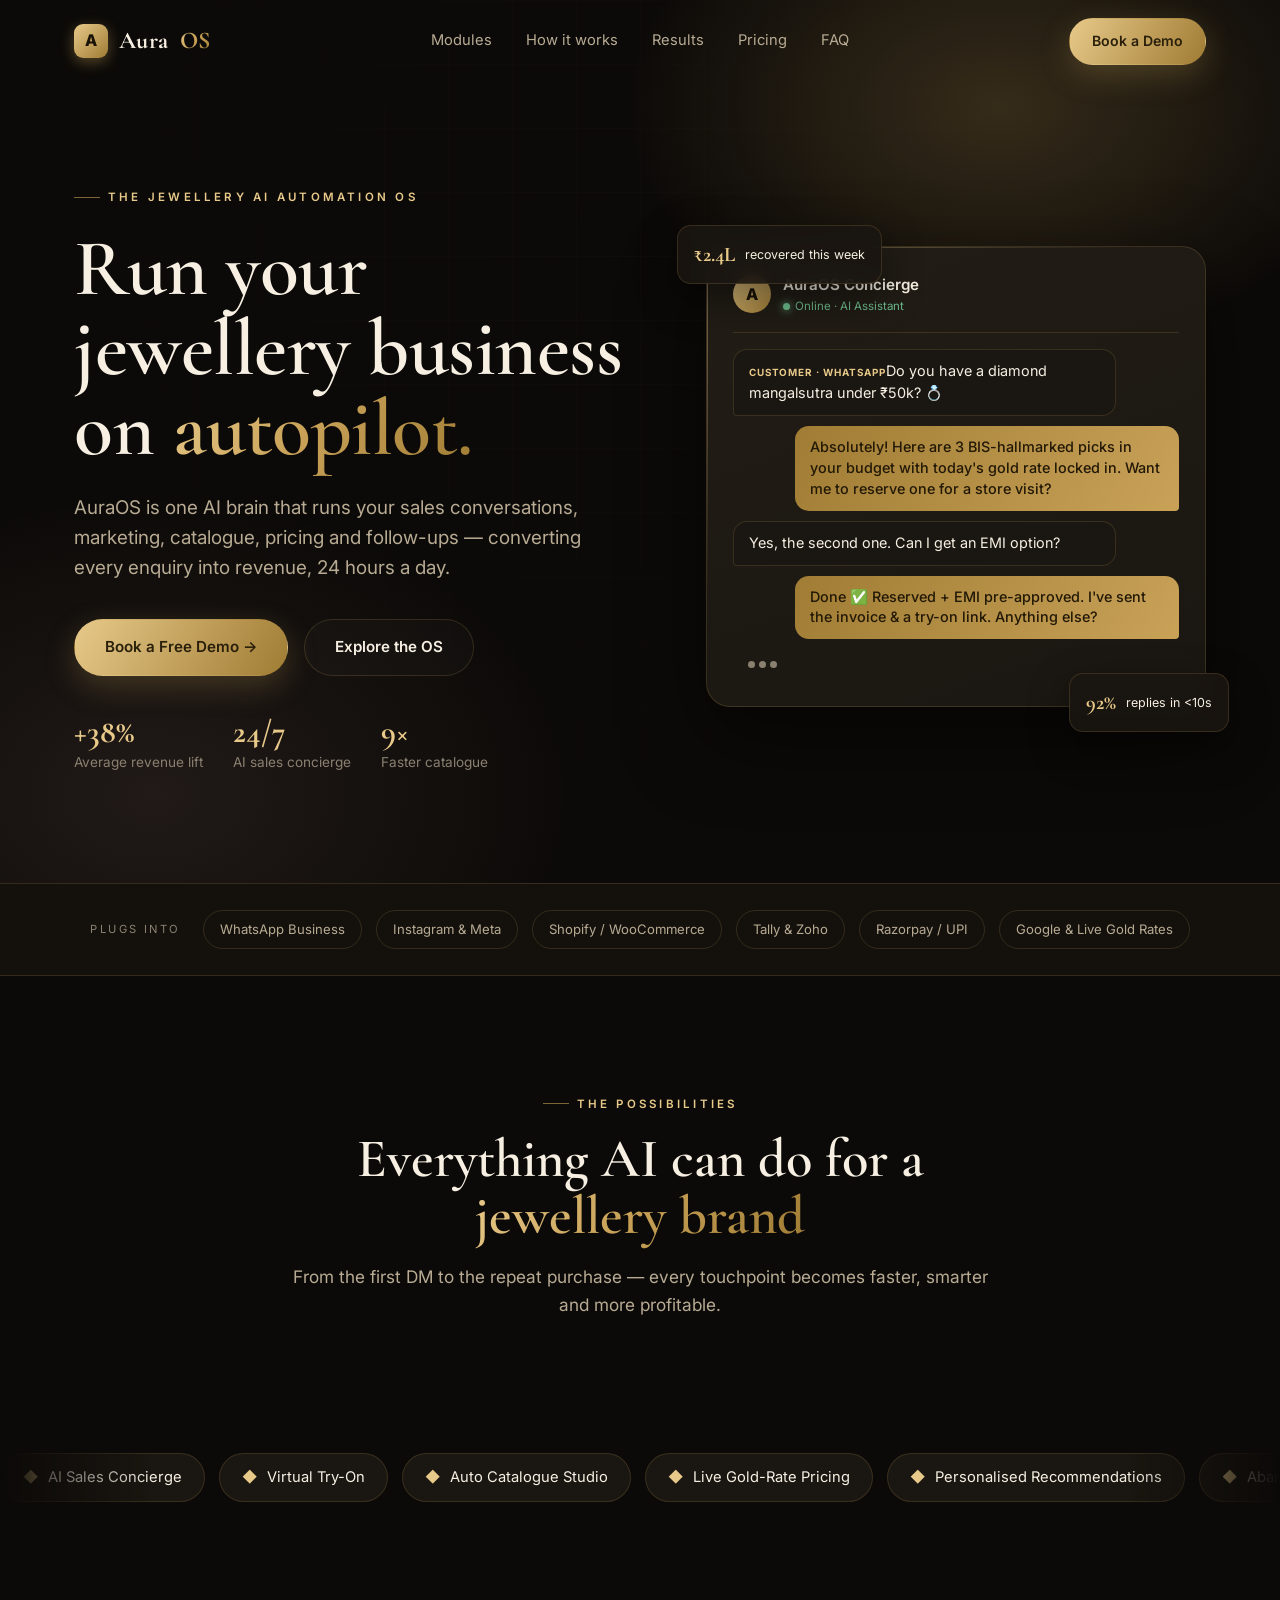
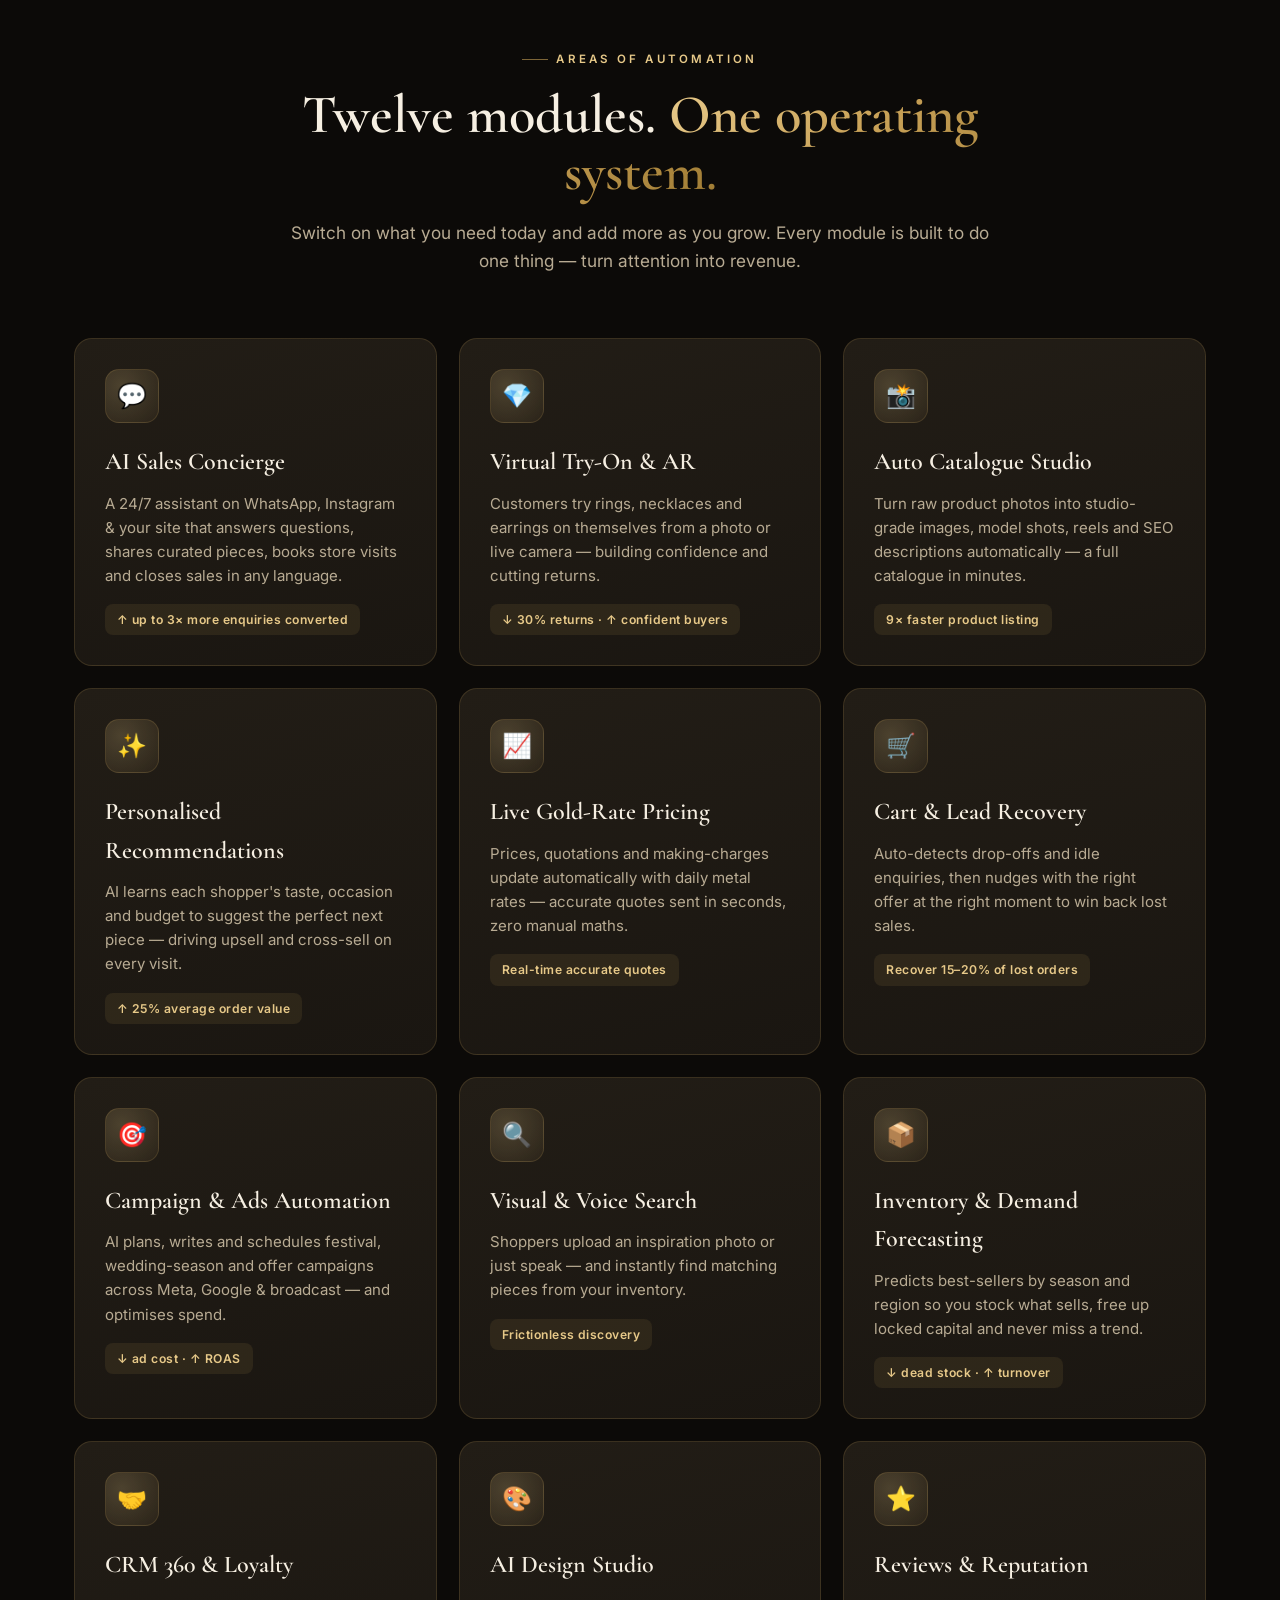
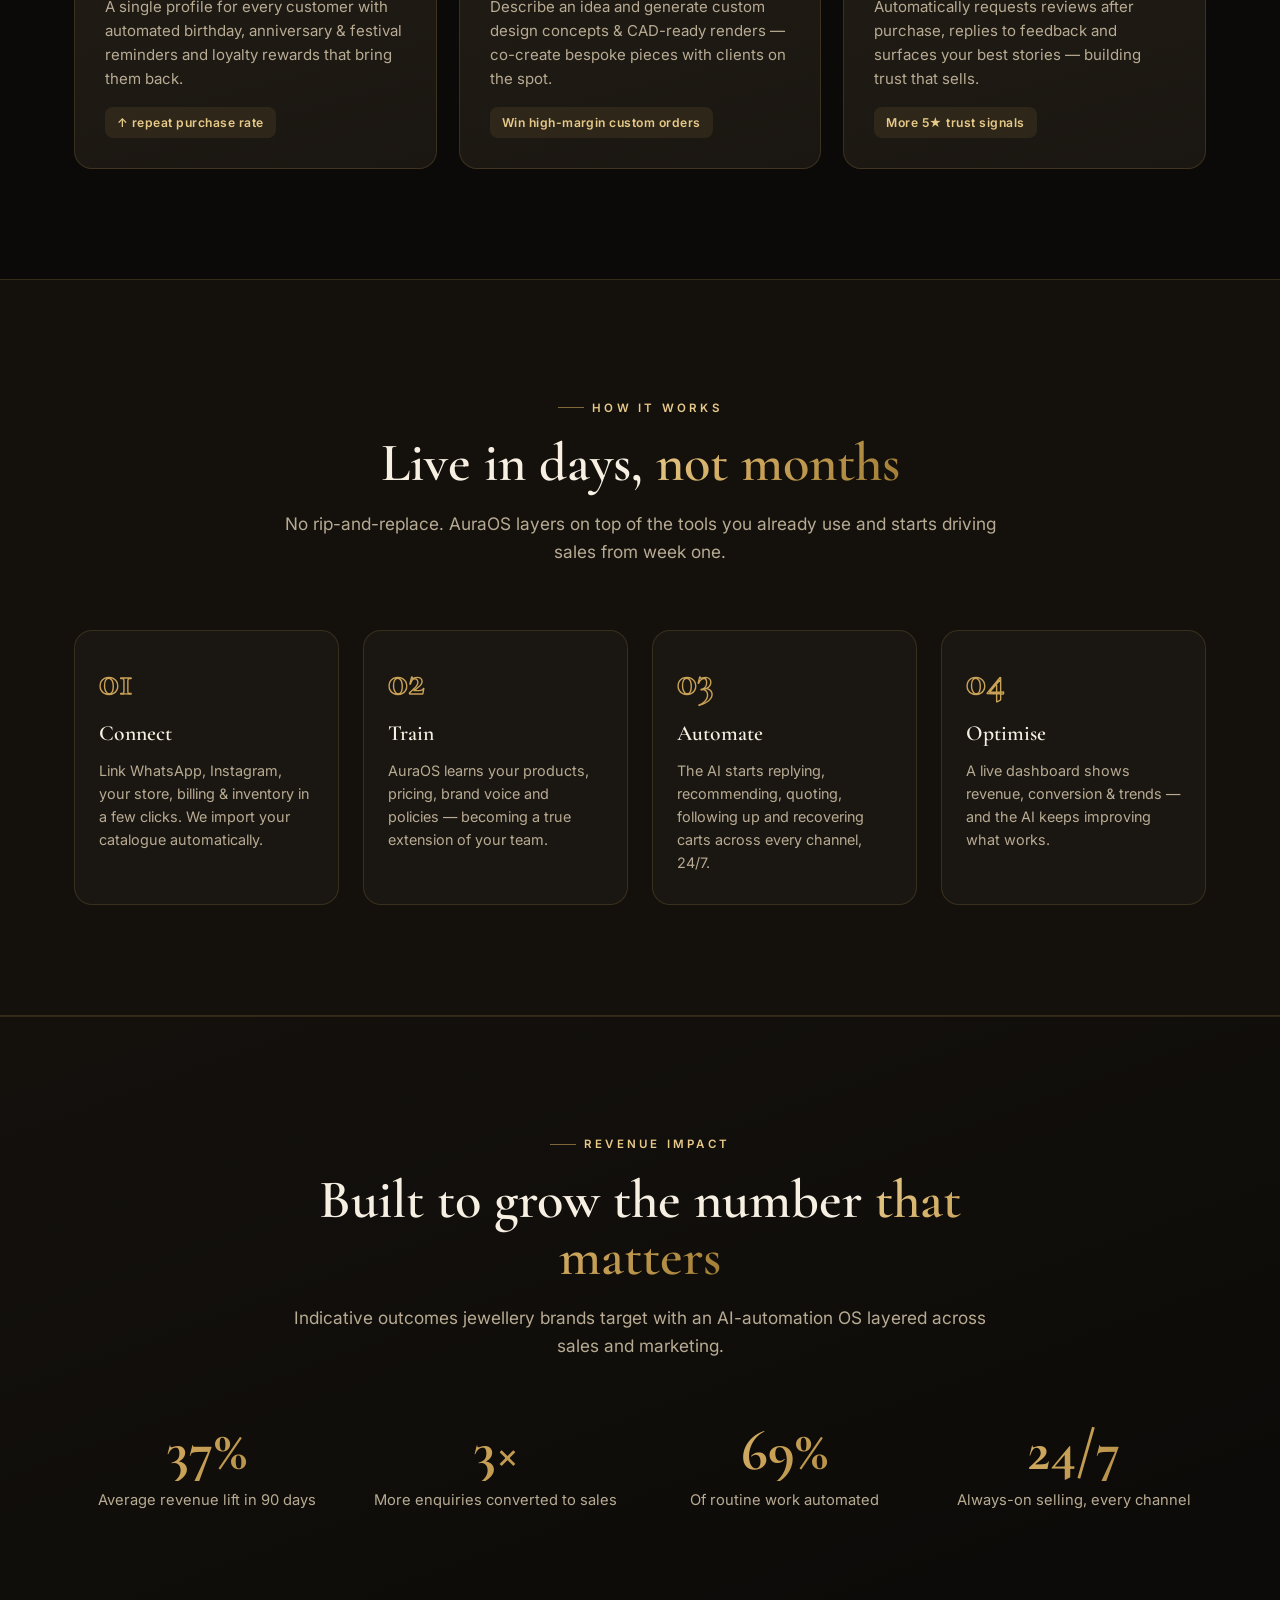
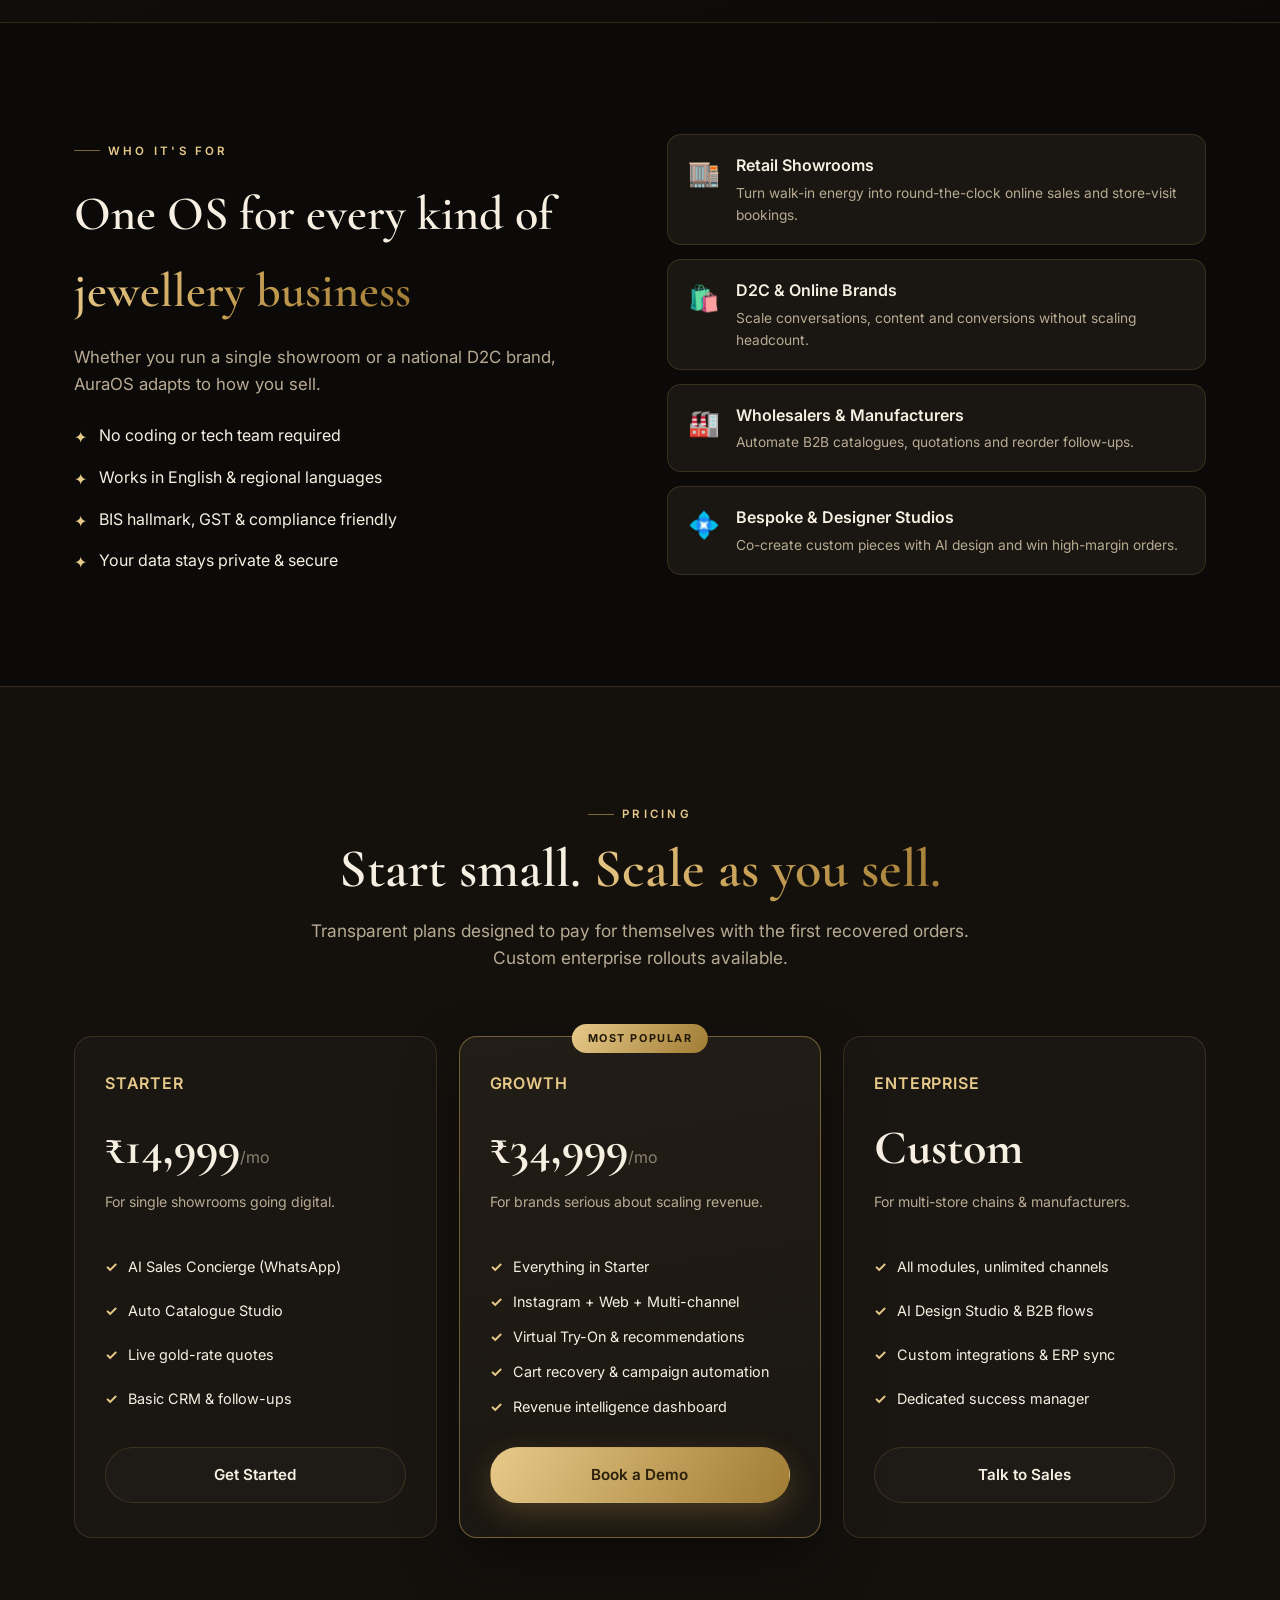
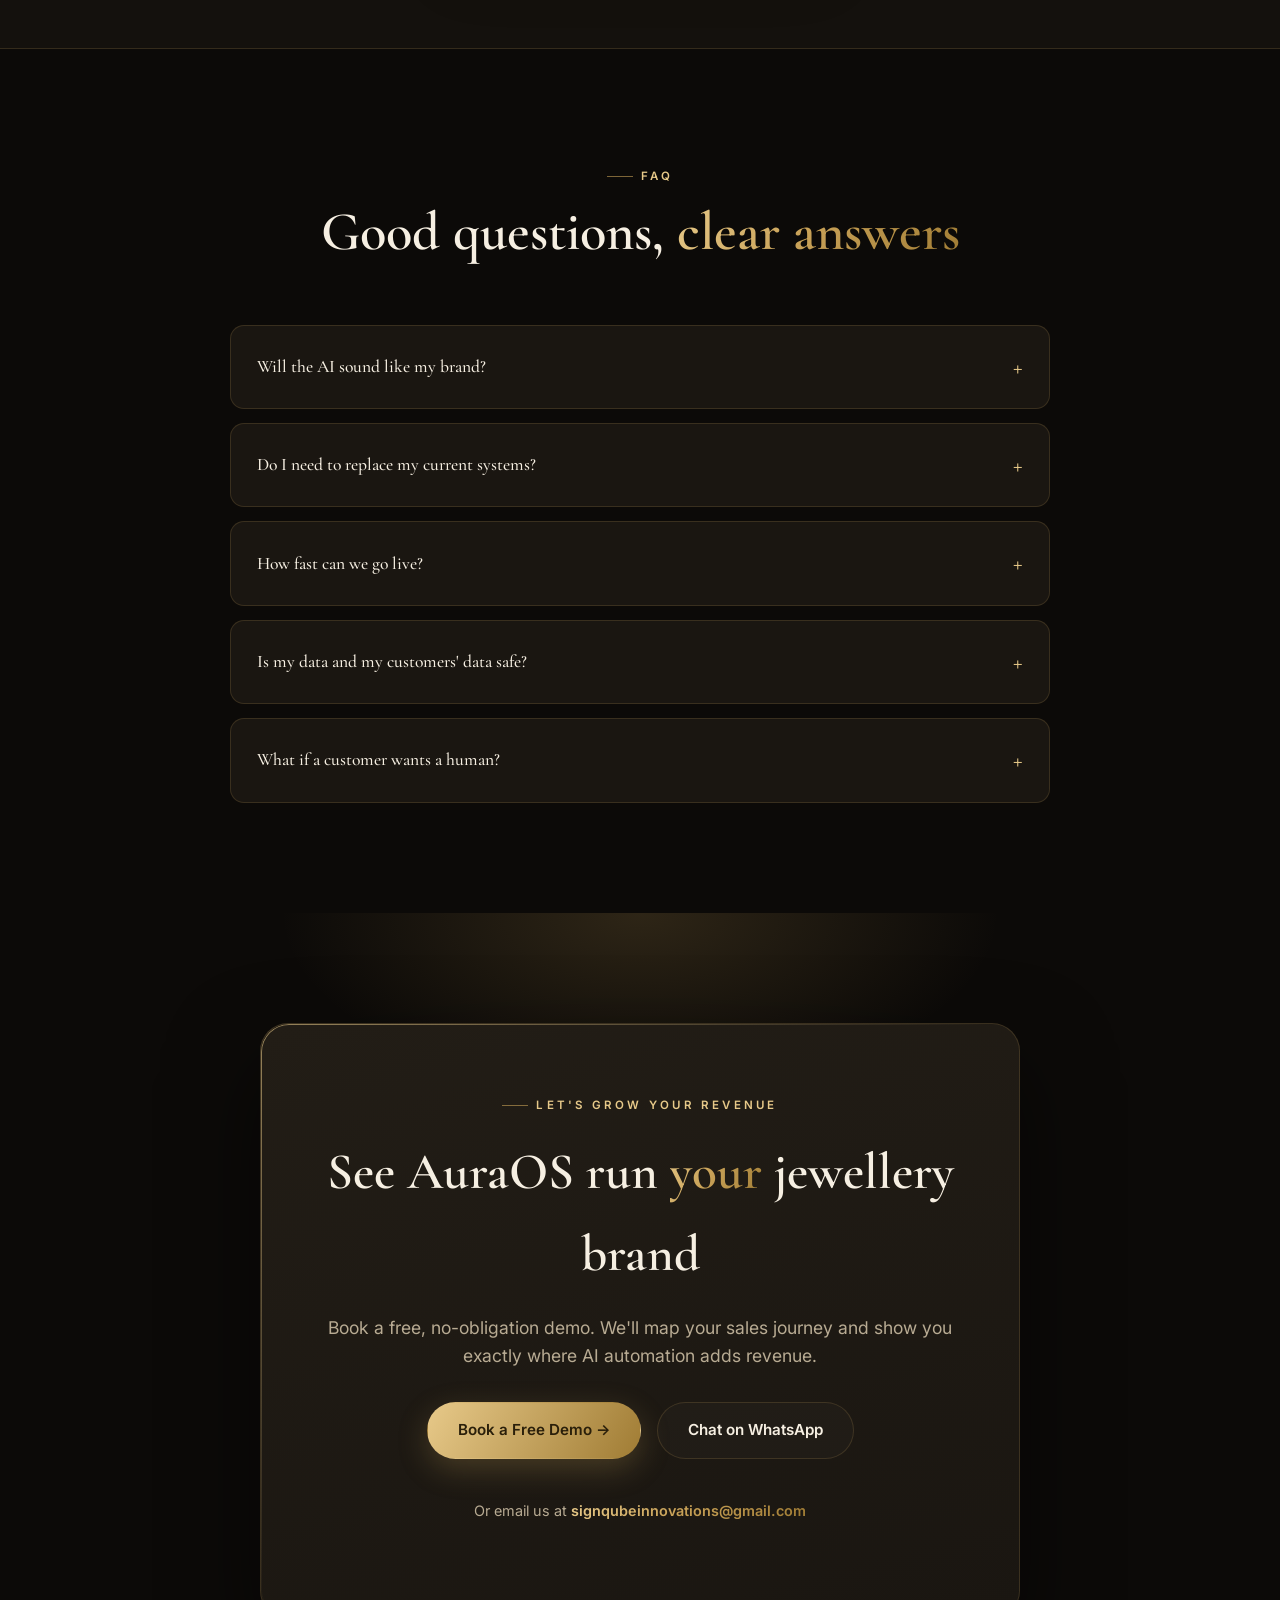
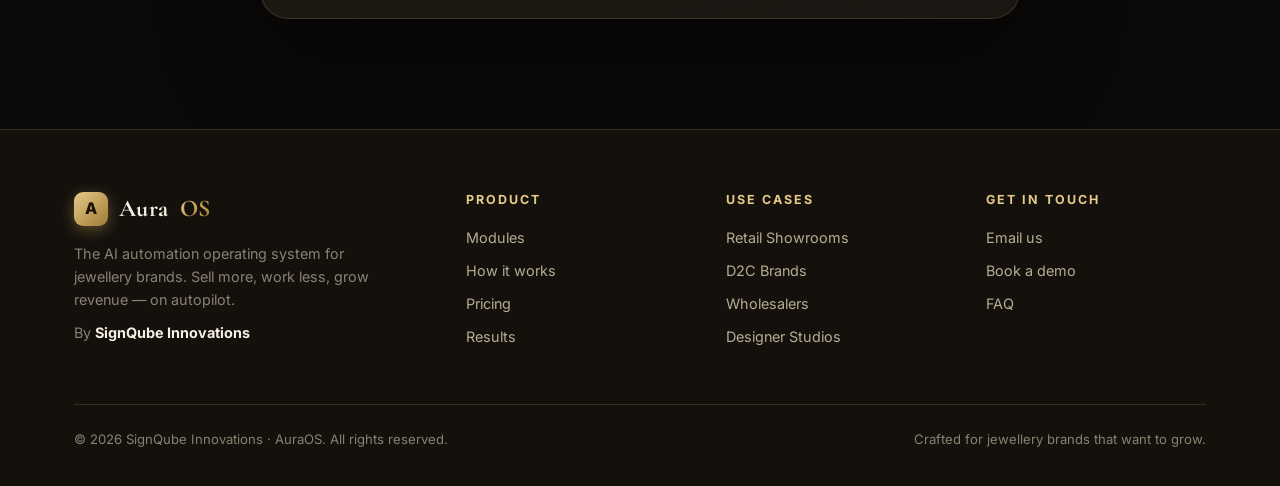
<file: jewelry-ai-os/index.html>
<!DOCTYPE html>
<html lang="en">
<head>
  <meta charset="UTF-8" />
  <meta name="viewport" content="width=device-width, initial-scale=1.0" />
  <title>AuraOS — Jewellery AI Automation OS | Sell More, Work Less</title>
  <meta name="description" content="AuraOS is the AI automation operating system built for jewellery brands. Automate sales, marketing, catalogues, try-on, pricing and inventory to grow revenue 24/7." />
  <meta name="theme-color" content="#0c0a08" />
  <meta property="og:title" content="AuraOS — The Jewellery AI Automation OS" />
  <meta property="og:description" content="One AI brain that runs your jewellery sales, marketing, catalogue and operations — so you grow revenue while you sleep." />
  <meta property="og:type" content="website" />
  <link rel="preconnect" href="https://fonts.googleapis.com" />
  <link rel="preconnect" href="https://fonts.gstatic.com" crossorigin />
  <link href="https://fonts.googleapis.com/css2?family=Cormorant+Garamond:ital,wght@0,400;0,500;0,600;0,700;1,400&family=Inter:wght@300;400;500;600;700&display=swap" rel="stylesheet" />
  <style>
    *, *::before, *::after { box-sizing: border-box; margin: 0; padding: 0; }

    :root {
      --bg:        #0c0a08;
      --bg-2:      #14110d;
      --panel:     #1a1611;
      --panel-2:   #221d16;
      --line:      rgba(201, 162, 88, 0.18);
      --gold:      #c9a258;
      --gold-lt:   #e7c989;
      --gold-deep: #a07c34;
      --champ:     #f4e3c1;
      --cream:     #f6efe2;
      --muted:     #b8ab93;
      --soft:      #8a8070;
      --rose:      #d8a7a0;
      --white:     #ffffff;
      --radius:    18px;
      --maxw:      1180px;
    }

    html { scroll-behavior: smooth; }

    body {
      font-family: 'Inter', system-ui, sans-serif;
      color: var(--cream);
      background: var(--bg);
      overflow-x: hidden;
      line-height: 1.6;
      -webkit-font-smoothing: antialiased;
    }

    h1, h2, h3, .serif { font-family: 'Cormorant Garamond', serif; }

    a { color: inherit; text-decoration: none; }
    img { max-width: 100%; display: block; }

    .wrap { max-width: var(--maxw); margin: 0 auto; padding: 0 24px; }

    .gold-text {
      background: linear-gradient(120deg, var(--gold-lt), var(--gold) 45%, var(--gold-deep));
      -webkit-background-clip: text; background-clip: text;
      -webkit-text-fill-color: transparent;
    }

    .eyebrow {
      display: inline-flex; align-items: center; gap: 8px;
      font-size: 0.72rem; letter-spacing: 0.28em; text-transform: uppercase;
      color: var(--gold-lt); font-weight: 600;
    }
    .eyebrow::before { content: ""; width: 26px; height: 1px; background: var(--gold); opacity: 0.6; }

    .btn {
      display: inline-flex; align-items: center; gap: 10px;
      padding: 15px 30px; border-radius: 100px; font-weight: 600;
      font-size: 0.95rem; cursor: pointer; border: 1px solid transparent;
      transition: transform .25s ease, box-shadow .25s ease, background .25s ease;
      white-space: nowrap;
    }
    .btn-gold {
      background: linear-gradient(120deg, var(--gold-lt), var(--gold-deep));
      color: #2a1f0a; box-shadow: 0 10px 30px rgba(201,162,88,.25);
    }
    .btn-gold:hover { transform: translateY(-3px); box-shadow: 0 16px 40px rgba(201,162,88,.4); }
    .btn-ghost { border-color: var(--line); color: var(--cream); background: rgba(255,255,255,.02); }
    .btn-ghost:hover { border-color: var(--gold); transform: translateY(-3px); }

    section { position: relative; }
    .pad { padding: 110px 0; }
    .center { text-align: center; }

    .section-head { max-width: 720px; margin: 0 auto 64px; text-align: center; }
    .section-head h2 { font-size: clamp(2.2rem, 5vw, 3.4rem); line-height: 1.05; margin: 18px 0 18px; font-weight: 600; }
    .section-head p { color: var(--muted); font-size: 1.08rem; }

    /* ---------- NAV ---------- */
    header {
      position: fixed; top: 0; left: 0; right: 0; z-index: 100;
      transition: background .4s ease, border-color .4s ease, padding .4s ease;
      border-bottom: 1px solid transparent; padding: 18px 0;
    }
    header.scrolled {
      background: rgba(12,10,8,.82); backdrop-filter: blur(14px);
      border-bottom-color: var(--line); padding: 12px 0;
    }
    .nav { display: flex; align-items: center; justify-content: space-between; }
    .logo { display: flex; align-items: center; gap: 11px; font-family: 'Cormorant Garamond', serif; font-size: 1.5rem; font-weight: 700; letter-spacing: .02em; }
    .logo .mark {
      width: 34px; height: 34px; border-radius: 9px; display: grid; place-items: center;
      background: linear-gradient(135deg, var(--gold-lt), var(--gold-deep));
      color: #1a1206; font-weight: 800; font-family: 'Inter', sans-serif; font-size: 1rem;
      box-shadow: 0 4px 14px rgba(201,162,88,.4);
    }
    .nav-links { display: flex; align-items: center; gap: 34px; }
    .nav-links a { font-size: .92rem; color: var(--muted); transition: color .2s; }
    .nav-links a:hover { color: var(--gold-lt); }
    .nav-cta { padding: 11px 22px; font-size: .88rem; }
    .burger { display: none; flex-direction: column; gap: 5px; cursor: pointer; background: none; border: 0; }
    .burger span { width: 24px; height: 2px; background: var(--cream); border-radius: 2px; transition: .3s; }

    /* ---------- HERO ---------- */
    .hero { position: relative; padding: 180px 0 110px; overflow: hidden; }
    .hero-glow {
      position: absolute; inset: 0; z-index: 0; pointer-events: none;
      background:
        radial-gradient(620px 420px at 78% 12%, rgba(201,162,88,.22), transparent 60%),
        radial-gradient(700px 500px at 12% 90%, rgba(216,167,160,.10), transparent 60%);
    }
    .hero-grid {
      position: absolute; inset: 0; z-index: 0; opacity: .35;
      background-image:
        linear-gradient(rgba(201,162,88,.05) 1px, transparent 1px),
        linear-gradient(90deg, rgba(201,162,88,.05) 1px, transparent 1px);
      background-size: 64px 64px;
      mask-image: radial-gradient(circle at 50% 30%, #000 0%, transparent 75%);
    }
    .hero .wrap { position: relative; z-index: 2; }
    .hero-inner { display: grid; grid-template-columns: 1.15fr 1fr; gap: 56px; align-items: center; }
    .hero h1 { font-size: clamp(2.8rem, 6.4vw, 5rem); line-height: 1.0; font-weight: 600; margin: 22px 0 24px; letter-spacing: -.5px; }
    .hero p.lead { font-size: 1.18rem; color: var(--muted); max-width: 540px; margin-bottom: 36px; }
    .hero-actions { display: flex; gap: 16px; flex-wrap: wrap; margin-bottom: 40px; }
    .hero-trust { display: flex; gap: 30px; flex-wrap: wrap; }
    .hero-trust div { font-size: .85rem; color: var(--soft); }
    .hero-trust b { display: block; font-family: 'Cormorant Garamond', serif; font-size: 2rem; color: var(--gold-lt); font-weight: 700; line-height: 1; margin-bottom: 4px; }

    /* hero visual card */
    .hero-card {
      position: relative; background: linear-gradient(160deg, var(--panel-2), var(--panel));
      border: 1px solid var(--line); border-radius: 24px; padding: 26px;
      box-shadow: 0 30px 80px rgba(0,0,0,.5);
    }
    .hero-card::before {
      content: ""; position: absolute; inset: 0; border-radius: 24px; padding: 1px;
      background: linear-gradient(140deg, rgba(231,201,137,.5), transparent 40%);
      -webkit-mask: linear-gradient(#000 0 0) content-box, linear-gradient(#000 0 0);
      -webkit-mask-composite: xor; mask-composite: exclude; pointer-events: none;
    }
    .chat-head { display: flex; align-items: center; gap: 12px; padding-bottom: 16px; border-bottom: 1px solid var(--line); margin-bottom: 16px; }
    .chat-head .avt { width: 38px; height: 38px; border-radius: 50%; background: linear-gradient(135deg,var(--gold-lt),var(--gold-deep)); display:grid; place-items:center; color:#1a1206; font-weight:800; }
    .chat-head .nm { font-weight: 600; font-size: .95rem; }
    .chat-head .st { font-size: .72rem; color: #6fbf8e; display:flex; align-items:center; gap:5px; }
    .chat-head .st::before { content:""; width:7px;height:7px;border-radius:50%;background:#6fbf8e; box-shadow:0 0 8px #6fbf8e; }
    .bubble { padding: 11px 15px; border-radius: 14px; font-size: .9rem; margin-bottom: 10px; max-width: 86%; line-height:1.45; }
    .bubble.them { background: var(--panel); border:1px solid var(--line); border-bottom-left-radius: 4px; }
    .bubble.me { background: linear-gradient(120deg, var(--gold-deep), var(--gold)); color:#221806; margin-left:auto; border-bottom-right-radius:4px; font-weight:500; }
    .bubble .tag { display:inline-block; font-size:.62rem; letter-spacing:.1em; text-transform:uppercase; color:var(--gold-lt); margin-bottom:4px; font-weight:700; }
    .typing { display:flex; gap:4px; padding:12px 15px; }
    .typing span { width:7px;height:7px;border-radius:50%;background:var(--soft); animation: blink 1.2s infinite; }
    .typing span:nth-child(2){animation-delay:.2s} .typing span:nth-child(3){animation-delay:.4s}
    @keyframes blink { 0%,60%,100%{opacity:.3} 30%{opacity:1} }

    /* floating stat chips */
    .chip {
      position:absolute; background: rgba(26,22,17,.9); backdrop-filter: blur(8px);
      border:1px solid var(--line); border-radius:14px; padding:12px 16px; font-size:.78rem;
      box-shadow:0 16px 40px rgba(0,0,0,.45); display:flex; align-items:center; gap:10px;
    }
    .chip b { font-family:'Cormorant Garamond',serif; font-size:1.3rem; color:var(--gold-lt); }
    .chip.a { top:-22px; left:-30px; } .chip.b { bottom:-26px; right:-24px; }

    /* ---------- LOGO / TRUST STRIP ---------- */
    .strip { border-top:1px solid var(--line); border-bottom:1px solid var(--line); padding:26px 0; background: var(--bg-2); }
    .strip-inner { display:flex; align-items:center; gap:14px; justify-content:center; flex-wrap:wrap; }
    .strip span { font-size:.7rem; letter-spacing:.22em; text-transform:uppercase; color:var(--soft); margin-right:8px; }
    .strip .pill { font-size:.82rem; color:var(--muted); border:1px solid var(--line); padding:8px 16px; border-radius:100px; }

    /* ---------- POSSIBILITIES MARQUEE ---------- */
    .marquee { overflow:hidden; padding:30px 0; -webkit-mask-image: linear-gradient(90deg, transparent, #000 12%, #000 88%, transparent); }
    .marquee-track { display:flex; gap:14px; width:max-content; animation: scroll 38s linear infinite; }
    .marquee:hover .marquee-track { animation-play-state: paused; }
    .mq {
      display:flex; align-items:center; gap:10px; padding:12px 22px; border-radius:100px;
      border:1px solid var(--line); background: var(--panel); font-size:.92rem; color:var(--cream); white-space:nowrap;
    }
    .mq i { color:var(--gold-lt); font-style:normal; }
    @keyframes scroll { to { transform: translateX(-50%); } }

    /* ---------- MODULES GRID ---------- */
    .grid { display:grid; grid-template-columns:repeat(3,1fr); gap:22px; }
    .card {
      background: linear-gradient(165deg, var(--panel-2), var(--panel));
      border:1px solid var(--line); border-radius: var(--radius); padding:30px;
      transition: transform .3s ease, border-color .3s ease, box-shadow .3s ease;
      position:relative; overflow:hidden;
    }
    .card::after {
      content:""; position:absolute; top:0; left:0; right:0; height:2px;
      background: linear-gradient(90deg, var(--gold-lt), transparent);
      transform: scaleX(0); transform-origin:left; transition: transform .4s ease;
    }
    .card:hover { transform: translateY(-6px); border-color: rgba(201,162,88,.5); box-shadow:0 24px 50px rgba(0,0,0,.4); }
    .card:hover::after { transform: scaleX(1); }
    .ic {
      width:54px; height:54px; border-radius:14px; display:grid; place-items:center;
      background: radial-gradient(circle at 30% 30%, rgba(231,201,137,.22), rgba(201,162,88,.06));
      border:1px solid var(--line); font-size:1.5rem; margin-bottom:20px;
    }
    .card h3 { font-size:1.5rem; font-weight:600; margin-bottom:10px; }
    .card p { color:var(--muted); font-size:.94rem; }
    .card .impact { display:inline-block; margin-top:16px; font-size:.76rem; font-weight:600; letter-spacing:.04em; color:var(--gold-lt); background:rgba(201,162,88,.1); padding:6px 12px; border-radius:8px; }

    /* ---------- FLOW / HOW IT WORKS ---------- */
    .flow { display:grid; grid-template-columns:repeat(4,1fr); gap:24px; counter-reset: step; }
    .step { position:relative; padding:30px 24px; border:1px solid var(--line); border-radius:var(--radius); background:var(--panel); }
    .step .n {
      counter-increment: step; font-family:'Cormorant Garamond',serif; font-size:2.6rem; font-weight:700;
      color:transparent; -webkit-text-stroke:1.4px var(--gold); line-height:1; margin-bottom:14px; display:block;
    }
    .step h3 { font-size:1.35rem; margin-bottom:8px; font-weight:600; }
    .step p { color:var(--muted); font-size:.9rem; }

    /* ---------- IMPACT / STATS ---------- */
    .impact-band { background: linear-gradient(160deg, var(--bg-2), var(--bg)); border-top:1px solid var(--line); border-bottom:1px solid var(--line); }
    .stat-grid { display:grid; grid-template-columns:repeat(4,1fr); gap:24px; text-align:center; }
    .stat b { font-family:'Cormorant Garamond',serif; font-size:clamp(2.6rem,5vw,3.6rem); font-weight:700; line-height:1; display:block; }
    .stat span { color:var(--muted); font-size:.92rem; margin-top:8px; display:block; }

    /* ---------- SPLIT (who it's for) ---------- */
    .split { display:grid; grid-template-columns: 1fr 1fr; gap:54px; align-items:center; }
    .audience { display:grid; gap:14px; }
    .aud { display:flex; gap:16px; align-items:flex-start; padding:18px 20px; border:1px solid var(--line); border-radius:14px; background:var(--panel); transition:border-color .3s; }
    .aud:hover { border-color: rgba(201,162,88,.5); }
    .aud .e { font-size:1.6rem; }
    .aud h4 { font-family:'Inter',sans-serif; font-size:1rem; font-weight:600; margin-bottom:3px; }
    .aud p { font-size:.86rem; color:var(--muted); }
    ul.checks { list-style:none; display:grid; gap:14px; margin-top:26px; }
    ul.checks li { display:flex; gap:12px; align-items:flex-start; color:var(--cream); font-size:1rem; }
    ul.checks li::before { content:"✦"; color:var(--gold-lt); flex-shrink:0; margin-top:2px; }

    /* ---------- PRICING ---------- */
    .price-grid { display:grid; grid-template-columns:repeat(3,1fr); gap:22px; align-items:stretch; }
    .plan { background: var(--panel); border:1px solid var(--line); border-radius:var(--radius); padding:34px 30px; display:flex; flex-direction:column; }
    .plan.feat { background: linear-gradient(170deg, var(--panel-2), var(--panel)); border-color: rgba(201,162,88,.5); box-shadow:0 24px 60px rgba(0,0,0,.4); position:relative; }
    .plan.feat .badge { position:absolute; top:-13px; left:50%; transform:translateX(-50%); background:linear-gradient(120deg,var(--gold-lt),var(--gold-deep)); color:#221806; font-size:.68rem; font-weight:700; letter-spacing:.14em; text-transform:uppercase; padding:6px 16px; border-radius:100px; }
    .plan h3 { font-family:'Inter',sans-serif; font-size:1rem; letter-spacing:.05em; text-transform:uppercase; color:var(--gold-lt); font-weight:600; }
    .plan .pr { font-family:'Cormorant Garamond',serif; font-size:3rem; font-weight:700; margin:14px 0 4px; }
    .plan .pr small { font-size:1rem; color:var(--soft); font-family:'Inter',sans-serif; font-weight:400; }
    .plan .desc { color:var(--muted); font-size:.88rem; margin-bottom:22px; min-height:42px; }
    .plan ul { list-style:none; display:grid; gap:12px; margin-bottom:28px; flex:1; }
    .plan ul li { font-size:.9rem; color:var(--cream); display:flex; gap:10px; }
    .plan ul li::before { content:"✓"; color:var(--gold-lt); font-weight:700; }
    .plan .btn { width:100%; justify-content:center; }

    /* ---------- FAQ ---------- */
    .faq { max-width:820px; margin:0 auto; display:grid; gap:14px; }
    .q { border:1px solid var(--line); border-radius:14px; background:var(--panel); overflow:hidden; }
    .q summary { cursor:pointer; padding:22px 26px; font-size:1.1rem; font-weight:500; display:flex; justify-content:space-between; align-items:center; list-style:none; font-family:'Cormorant Garamond',serif; }
    .q summary::-webkit-details-marker { display:none; }
    .q summary::after { content:"+"; color:var(--gold-lt); font-size:1.5rem; transition:transform .3s; }
    .q[open] summary::after { transform:rotate(45deg); }
    .q p { padding:0 26px 24px; color:var(--muted); font-size:.95rem; }

    /* ---------- CTA ---------- */
    .cta-band { position:relative; overflow:hidden; }
    .cta-box {
      position:relative; z-index:2; text-align:center; max-width:760px; margin:0 auto;
      background: linear-gradient(165deg, var(--panel-2), var(--panel));
      border:1px solid var(--line); border-radius:28px; padding:64px 40px;
      box-shadow:0 40px 90px rgba(0,0,0,.5);
    }
    .cta-box::before { content:""; position:absolute; inset:0; border-radius:28px; padding:1px; background:linear-gradient(140deg, rgba(231,201,137,.6), transparent 50%); -webkit-mask:linear-gradient(#000 0 0) content-box, linear-gradient(#000 0 0); -webkit-mask-composite:xor; mask-composite:exclude; pointer-events:none; }
    .cta-box h2 { font-size:clamp(2.2rem,5vw,3.2rem); margin-bottom:18px; font-weight:600; }
    .cta-box p { color:var(--muted); font-size:1.1rem; margin-bottom:32px; }
    .cta-glow { position:absolute; inset:0; z-index:0; background: radial-gradient(600px 300px at 50% 0%, rgba(201,162,88,.18), transparent 60%); }

    /* ---------- FOOTER ---------- */
    footer { border-top:1px solid var(--line); padding:60px 0 36px; background:var(--bg-2); }
    .foot-grid { display:grid; grid-template-columns: 1.6fr 1fr 1fr 1fr; gap:40px; margin-bottom:46px; }
    .foot-grid p { color:var(--soft); font-size:.9rem; max-width:300px; margin-top:14px; }
    .foot-col h5 { font-size:.78rem; letter-spacing:.16em; text-transform:uppercase; color:var(--gold-lt); margin-bottom:16px; }
    .foot-col a { display:block; color:var(--muted); font-size:.9rem; margin-bottom:10px; transition:color .2s; }
    .foot-col a:hover { color:var(--gold-lt); }
    .foot-bottom { border-top:1px solid var(--line); padding-top:24px; display:flex; justify-content:space-between; flex-wrap:wrap; gap:12px; color:var(--soft); font-size:.82rem; }

    /* reveal animation */
    .reveal { opacity:0; transform: translateY(28px); transition: opacity .7s ease, transform .7s ease; }
    .reveal.in { opacity:1; transform:none; }

    /* ---------- RESPONSIVE ---------- */
    @media (max-width: 960px) {
      .hero-inner, .split { grid-template-columns: 1fr; }
      .hero-visual { order:-1; max-width:440px; margin:0 auto 20px; }
      .grid, .flow, .stat-grid, .price-grid { grid-template-columns: repeat(2,1fr); }
      .foot-grid { grid-template-columns: 1fr 1fr; }
    }
    @media (max-width: 620px) {
      .pad { padding:74px 0; }
      .nav-links { display:none; }
      .burger { display:flex; }
      .grid, .flow, .stat-grid, .price-grid, .foot-grid { grid-template-columns: 1fr; }
      .hero { padding-top:140px; }
      .chip.a { left:0; } .chip.b { right:0; }
    }
  </style>
</head>
<body>

  <!-- NAV -->
  <header id="hdr">
    <div class="wrap nav">
      <a href="#top" class="logo"><span class="mark">A</span> Aura<span class="gold-text">OS</span></a>
      <nav class="nav-links">
        <a href="#modules">Modules</a>
        <a href="#how">How it works</a>
        <a href="#impact">Results</a>
        <a href="#pricing">Pricing</a>
        <a href="#faq">FAQ</a>
      </nav>
      <a href="#contact" class="btn btn-gold nav-cta">Book a Demo</a>
      <button class="burger" id="burger" aria-label="menu"><span></span><span></span><span></span></button>
    </div>
  </header>

  <!-- HERO -->
  <section class="hero" id="top">
    <div class="hero-glow"></div>
    <div class="hero-grid"></div>
    <div class="wrap">
      <div class="hero-inner">
        <div class="hero-copy reveal">
          <span class="eyebrow">The Jewellery AI Automation OS</span>
          <h1>Run your jewellery business on <span class="gold-text">autopilot.</span></h1>
          <p class="lead">AuraOS is one AI brain that runs your sales conversations, marketing, catalogue, pricing and follow-ups — converting every enquiry into revenue, 24 hours a day.</p>
          <div class="hero-actions">
            <a href="#contact" class="btn btn-gold">Book a Free Demo →</a>
            <a href="#modules" class="btn btn-ghost">Explore the OS</a>
          </div>
          <div class="hero-trust">
            <div><b>+38%</b>Average revenue lift</div>
            <div><b>24/7</b>AI sales concierge</div>
            <div><b>9×</b>Faster catalogue</div>
          </div>
        </div>

        <div class="hero-visual reveal">
          <div class="hero-card">
            <div class="chip a"><b>₹2.4L</b> recovered this week</div>
            <div class="chip b"><b>92%</b> replies in &lt;10s</div>
            <div class="chat-head">
              <div class="avt">A</div>
              <div>
                <div class="nm">AuraOS Concierge</div>
                <div class="st">Online · AI Assistant</div>
              </div>
            </div>
            <div class="bubble them"><span class="tag">Customer · WhatsApp</span>Do you have a diamond mangalsutra under ₹50k? 💍</div>
            <div class="bubble me">Absolutely! Here are 3 BIS-hallmarked picks in your budget with today's gold rate locked in. Want me to reserve one for a store visit?</div>
            <div class="bubble them">Yes, the second one. Can I get an EMI option?</div>
            <div class="bubble me">Done ✅ Reserved + EMI pre-approved. I've sent the invoice & a try-on link. Anything else?</div>
            <div class="typing"><span></span><span></span><span></span></div>
          </div>
        </div>
      </div>
    </div>
  </section>

  <!-- TRUST STRIP -->
  <div class="strip">
    <div class="wrap strip-inner">
      <span>Plugs into</span>
      <div class="pill">WhatsApp Business</div>
      <div class="pill">Instagram &amp; Meta</div>
      <div class="pill">Shopify / WooCommerce</div>
      <div class="pill">Tally &amp; Zoho</div>
      <div class="pill">Razorpay / UPI</div>
      <div class="pill">Google &amp; Live Gold Rates</div>
    </div>
  </div>

  <!-- POSSIBILITIES MARQUEE -->
  <section class="pad" style="padding-bottom:40px;">
    <div class="section-head reveal">
      <span class="eyebrow">The Possibilities</span>
      <h2>Everything AI can do for a <span class="gold-text">jewellery brand</span></h2>
      <p>From the first DM to the repeat purchase — every touchpoint becomes faster, smarter and more profitable.</p>
    </div>
  </section>
  <div class="marquee">
    <div class="marquee-track" id="mqtrack">
      <!-- duplicated by JS for seamless loop -->
      <div class="mq"><i>◆</i> AI Sales Concierge</div>
      <div class="mq"><i>◆</i> Virtual Try-On</div>
      <div class="mq"><i>◆</i> Auto Catalogue Studio</div>
      <div class="mq"><i>◆</i> Live Gold-Rate Pricing</div>
      <div class="mq"><i>◆</i> Personalised Recommendations</div>
      <div class="mq"><i>◆</i> Abandoned-Cart Recovery</div>
      <div class="mq"><i>◆</i> Festival Campaign Automation</div>
      <div class="mq"><i>◆</i> Visual &amp; Voice Search</div>
      <div class="mq"><i>◆</i> Demand Forecasting</div>
      <div class="mq"><i>◆</i> Loyalty &amp; CRM 360</div>
      <div class="mq"><i>◆</i> AI Design Studio</div>
      <div class="mq"><i>◆</i> Review &amp; Reputation Engine</div>
    </div>
  </div>

  <!-- MODULES -->
  <section class="pad" id="modules">
    <div class="wrap">
      <div class="section-head reveal">
        <span class="eyebrow">Areas of Automation</span>
        <h2>Twelve modules. <span class="gold-text">One operating system.</span></h2>
        <p>Switch on what you need today and add more as you grow. Every module is built to do one thing — turn attention into revenue.</p>
      </div>
      <div class="grid">
        <div class="card reveal">
          <div class="ic">💬</div>
          <h3>AI Sales Concierge</h3>
          <p>A 24/7 assistant on WhatsApp, Instagram &amp; your site that answers questions, shares curated pieces, books store visits and closes sales in any language.</p>
          <span class="impact">↑ up to 3× more enquiries converted</span>
        </div>
        <div class="card reveal">
          <div class="ic">💎</div>
          <h3>Virtual Try-On &amp; AR</h3>
          <p>Customers try rings, necklaces and earrings on themselves from a photo or live camera — building confidence and cutting returns.</p>
          <span class="impact">↓ 30% returns · ↑ confident buyers</span>
        </div>
        <div class="card reveal">
          <div class="ic">📸</div>
          <h3>Auto Catalogue Studio</h3>
          <p>Turn raw product photos into studio-grade images, model shots, reels and SEO descriptions automatically — a full catalogue in minutes.</p>
          <span class="impact">9× faster product listing</span>
        </div>
        <div class="card reveal">
          <div class="ic">✨</div>
          <h3>Personalised Recommendations</h3>
          <p>AI learns each shopper's taste, occasion and budget to suggest the perfect next piece — driving upsell and cross-sell on every visit.</p>
          <span class="impact">↑ 25% average order value</span>
        </div>
        <div class="card reveal">
          <div class="ic">📈</div>
          <h3>Live Gold-Rate Pricing</h3>
          <p>Prices, quotations and making-charges update automatically with daily metal rates — accurate quotes sent in seconds, zero manual maths.</p>
          <span class="impact">Real-time accurate quotes</span>
        </div>
        <div class="card reveal">
          <div class="ic">🛒</div>
          <h3>Cart &amp; Lead Recovery</h3>
          <p>Auto-detects drop-offs and idle enquiries, then nudges with the right offer at the right moment to win back lost sales.</p>
          <span class="impact">Recover 15–20% of lost orders</span>
        </div>
        <div class="card reveal">
          <div class="ic">🎯</div>
          <h3>Campaign &amp; Ads Automation</h3>
          <p>AI plans, writes and schedules festival, wedding-season and offer campaigns across Meta, Google &amp; broadcast — and optimises spend.</p>
          <span class="impact">↓ ad cost · ↑ ROAS</span>
        </div>
        <div class="card reveal">
          <div class="ic">🔍</div>
          <h3>Visual &amp; Voice Search</h3>
          <p>Shoppers upload an inspiration photo or just speak — and instantly find matching pieces from your inventory.</p>
          <span class="impact">Frictionless discovery</span>
        </div>
        <div class="card reveal">
          <div class="ic">📦</div>
          <h3>Inventory &amp; Demand Forecasting</h3>
          <p>Predicts best-sellers by season and region so you stock what sells, free up locked capital and never miss a trend.</p>
          <span class="impact">↓ dead stock · ↑ turnover</span>
        </div>
        <div class="card reveal">
          <div class="ic">🤝</div>
          <h3>CRM 360 &amp; Loyalty</h3>
          <p>A single profile for every customer with automated birthday, anniversary &amp; festival reminders and loyalty rewards that bring them back.</p>
          <span class="impact">↑ repeat purchase rate</span>
        </div>
        <div class="card reveal">
          <div class="ic">🎨</div>
          <h3>AI Design Studio</h3>
          <p>Describe an idea and generate custom design concepts &amp; CAD-ready renders — co-create bespoke pieces with clients on the spot.</p>
          <span class="impact">Win high-margin custom orders</span>
        </div>
        <div class="card reveal">
          <div class="ic">⭐</div>
          <h3>Reviews &amp; Reputation</h3>
          <p>Automatically requests reviews after purchase, replies to feedback and surfaces your best stories — building trust that sells.</p>
          <span class="impact">More 5★ trust signals</span>
        </div>
      </div>
    </div>
  </section>

  <!-- HOW IT WORKS -->
  <section class="pad" id="how" style="background:var(--bg-2); border-top:1px solid var(--line); border-bottom:1px solid var(--line);">
    <div class="wrap">
      <div class="section-head reveal">
        <span class="eyebrow">How it works</span>
        <h2>Live in days, <span class="gold-text">not months</span></h2>
        <p>No rip-and-replace. AuraOS layers on top of the tools you already use and starts driving sales from week one.</p>
      </div>
      <div class="flow">
        <div class="step reveal"><span class="n">01</span><h3>Connect</h3><p>Link WhatsApp, Instagram, your store, billing &amp; inventory in a few clicks. We import your catalogue automatically.</p></div>
        <div class="step reveal"><span class="n">02</span><h3>Train</h3><p>AuraOS learns your products, pricing, brand voice and policies — becoming a true extension of your team.</p></div>
        <div class="step reveal"><span class="n">03</span><h3>Automate</h3><p>The AI starts replying, recommending, quoting, following up and recovering carts across every channel, 24/7.</p></div>
        <div class="step reveal"><span class="n">04</span><h3>Optimise</h3><p>A live dashboard shows revenue, conversion &amp; trends — and the AI keeps improving what works.</p></div>
      </div>
    </div>
  </section>

  <!-- IMPACT -->
  <section class="pad impact-band" id="impact">
    <div class="wrap">
      <div class="section-head reveal">
        <span class="eyebrow">Revenue Impact</span>
        <h2>Built to grow the number <span class="gold-text">that matters</span></h2>
        <p>Indicative outcomes jewellery brands target with an AI-automation OS layered across sales and marketing.</p>
      </div>
      <div class="stat-grid">
        <div class="stat reveal"><b class="gold-text" data-count="38" data-suffix="%">0%</b><span>Average revenue lift in 90 days</span></div>
        <div class="stat reveal"><b class="gold-text" data-count="3" data-suffix="×">0×</b><span>More enquiries converted to sales</span></div>
        <div class="stat reveal"><b class="gold-text" data-count="70" data-suffix="%">0%</b><span>Of routine work automated</span></div>
        <div class="stat reveal"><b class="gold-text" data-count="24" data-suffix="/7">0</b><span>Always-on selling, every channel</span></div>
      </div>
    </div>
  </section>

  <!-- WHO IT'S FOR -->
  <section class="pad">
    <div class="wrap split">
      <div class="reveal">
        <span class="eyebrow">Who it's for</span>
        <h2 style="font-size:clamp(2rem,4.5vw,3rem); font-weight:600; margin:16px 0 14px;">One OS for every kind of <span class="gold-text">jewellery business</span></h2>
        <p style="color:var(--muted); font-size:1.05rem;">Whether you run a single showroom or a national D2C brand, AuraOS adapts to how you sell.</p>
        <ul class="checks">
          <li>No coding or tech team required</li>
          <li>Works in English &amp; regional languages</li>
          <li>BIS hallmark, GST &amp; compliance friendly</li>
          <li>Your data stays private &amp; secure</li>
        </ul>
      </div>
      <div class="audience reveal">
        <div class="aud"><span class="e">🏬</span><div><h4>Retail Showrooms</h4><p>Turn walk-in energy into round-the-clock online sales and store-visit bookings.</p></div></div>
        <div class="aud"><span class="e">🛍️</span><div><h4>D2C &amp; Online Brands</h4><p>Scale conversations, content and conversions without scaling headcount.</p></div></div>
        <div class="aud"><span class="e">🏭</span><div><h4>Wholesalers &amp; Manufacturers</h4><p>Automate B2B catalogues, quotations and reorder follow-ups.</p></div></div>
        <div class="aud"><span class="e">💠</span><div><h4>Bespoke &amp; Designer Studios</h4><p>Co-create custom pieces with AI design and win high-margin orders.</p></div></div>
      </div>
    </div>
  </section>

  <!-- PRICING -->
  <section class="pad" id="pricing" style="background:var(--bg-2); border-top:1px solid var(--line); border-bottom:1px solid var(--line);">
    <div class="wrap">
      <div class="section-head reveal">
        <span class="eyebrow">Pricing</span>
        <h2>Start small. <span class="gold-text">Scale as you sell.</span></h2>
        <p>Transparent plans designed to pay for themselves with the first recovered orders. Custom enterprise rollouts available.</p>
      </div>
      <div class="price-grid">
        <div class="plan reveal">
          <h3>Starter</h3>
          <div class="pr">₹14,999<small>/mo</small></div>
          <p class="desc">For single showrooms going digital.</p>
          <ul>
            <li>AI Sales Concierge (WhatsApp)</li>
            <li>Auto Catalogue Studio</li>
            <li>Live gold-rate quotes</li>
            <li>Basic CRM &amp; follow-ups</li>
          </ul>
          <a href="#contact" class="btn btn-ghost">Get Started</a>
        </div>
        <div class="plan feat reveal">
          <span class="badge">Most Popular</span>
          <h3>Growth</h3>
          <div class="pr">₹34,999<small>/mo</small></div>
          <p class="desc">For brands serious about scaling revenue.</p>
          <ul>
            <li>Everything in Starter</li>
            <li>Instagram + Web + Multi-channel</li>
            <li>Virtual Try-On &amp; recommendations</li>
            <li>Cart recovery &amp; campaign automation</li>
            <li>Revenue intelligence dashboard</li>
          </ul>
          <a href="#contact" class="btn btn-gold">Book a Demo</a>
        </div>
        <div class="plan reveal">
          <h3>Enterprise</h3>
          <div class="pr">Custom</div>
          <p class="desc">For multi-store chains &amp; manufacturers.</p>
          <ul>
            <li>All modules, unlimited channels</li>
            <li>AI Design Studio &amp; B2B flows</li>
            <li>Custom integrations &amp; ERP sync</li>
            <li>Dedicated success manager</li>
          </ul>
          <a href="#contact" class="btn btn-ghost">Talk to Sales</a>
        </div>
      </div>
    </div>
  </section>

  <!-- FAQ -->
  <section class="pad" id="faq">
    <div class="wrap">
      <div class="section-head reveal">
        <span class="eyebrow">FAQ</span>
        <h2>Good questions, <span class="gold-text">clear answers</span></h2>
      </div>
      <div class="faq">
        <details class="q reveal"><summary>Will the AI sound like my brand?</summary><p>Yes. AuraOS is trained on your products, pricing, tone and policies, so every reply feels like it comes from your best salesperson — in the customer's preferred language.</p></details>
        <details class="q reveal"><summary>Do I need to replace my current systems?</summary><p>No. AuraOS layers on top of WhatsApp, Instagram, your website, billing and inventory. You keep your tools — we make them work together intelligently.</p></details>
        <details class="q reveal"><summary>How fast can we go live?</summary><p>Most brands are live within days. We import your catalogue, connect your channels and train the AI, then go live with you supervising before it runs autonomously.</p></details>
        <details class="q reveal"><summary>Is my data and my customers' data safe?</summary><p>Absolutely. Your data is encrypted, isolated to your account, never sold, and handled in line with privacy best practices and applicable regulations.</p></details>
        <details class="q reveal"><summary>What if a customer wants a human?</summary><p>The AI seamlessly hands off to your team with full context whenever needed — and your staff can jump into any conversation at any time.</p></details>
      </div>
    </div>
  </section>

  <!-- CTA -->
  <section class="pad cta-band" id="contact">
    <div class="cta-glow"></div>
    <div class="wrap">
      <div class="cta-box reveal">
        <span class="eyebrow" style="justify-content:center;">Let's grow your revenue</span>
        <h2 style="margin-top:18px;">See AuraOS run <span class="gold-text">your</span> jewellery brand</h2>
        <p>Book a free, no-obligation demo. We'll map your sales journey and show you exactly where AI automation adds revenue.</p>
        <div class="hero-actions" style="justify-content:center;">
          <a href="mailto:signqubeinnovations@gmail.com?subject=AuraOS%20Demo%20Request" class="btn btn-gold">Book a Free Demo →</a>
          <a href="https://wa.me/?text=Hi%20SignQube%2C%20I%27d%20like%20a%20demo%20of%20AuraOS" class="btn btn-ghost">Chat on WhatsApp</a>
        </div>
        <p style="margin-top:24px; font-size:.9rem;">Or email us at <a href="mailto:signqubeinnovations@gmail.com" class="gold-text" style="font-weight:600;">signqubeinnovations@gmail.com</a></p>
      </div>
    </div>
  </section>

  <!-- FOOTER -->
  <footer>
    <div class="wrap">
      <div class="foot-grid">
        <div>
          <a href="#top" class="logo"><span class="mark">A</span> Aura<span class="gold-text">OS</span></a>
          <p>The AI automation operating system for jewellery brands. Sell more, work less, grow revenue — on autopilot.</p>
          <p style="margin-top:10px;">By <strong style="color:var(--cream);">SignQube Innovations</strong></p>
        </div>
        <div class="foot-col">
          <h5>Product</h5>
          <a href="#modules">Modules</a>
          <a href="#how">How it works</a>
          <a href="#pricing">Pricing</a>
          <a href="#impact">Results</a>
        </div>
        <div class="foot-col">
          <h5>Use Cases</h5>
          <a href="#">Retail Showrooms</a>
          <a href="#">D2C Brands</a>
          <a href="#">Wholesalers</a>
          <a href="#">Designer Studios</a>
        </div>
        <div class="foot-col">
          <h5>Get in touch</h5>
          <a href="mailto:signqubeinnovations@gmail.com">Email us</a>
          <a href="#contact">Book a demo</a>
          <a href="#faq">FAQ</a>
        </div>
      </div>
      <div class="foot-bottom">
        <span>© <span id="yr"></span> SignQube Innovations · AuraOS. All rights reserved.</span>
        <span>Crafted for jewellery brands that want to grow.</span>
      </div>
    </div>
  </footer>

  <script>
    // year
    document.getElementById('yr').textContent = new Date().getFullYear();

    // sticky header
    const hdr = document.getElementById('hdr');
    const onScroll = () => hdr.classList.toggle('scrolled', window.scrollY > 20);
    onScroll(); window.addEventListener('scroll', onScroll, { passive: true });

    // mobile menu (simple toggle of nav links)
    document.getElementById('burger').addEventListener('click', () => {
      const links = document.querySelector('.nav-links');
      const open = links.style.display === 'flex';
      links.style.display = open ? '' : 'flex';
      links.style.position = 'absolute'; links.style.top = '64px'; links.style.right = '24px';
      links.style.flexDirection = 'column'; links.style.background = 'rgba(12,10,8,.96)';
      links.style.padding = open ? '' : '18px 22px'; links.style.borderRadius = '14px';
      links.style.border = open ? '' : '1px solid rgba(201,162,88,.18)';
    });

    // seamless marquee: duplicate track contents
    const track = document.getElementById('mqtrack');
    track.innerHTML += track.innerHTML;

    // reveal on scroll
    const io = new IntersectionObserver((entries) => {
      entries.forEach(e => { if (e.isIntersecting) { e.target.classList.add('in'); io.unobserve(e.target); } });
    }, { threshold: 0.12 });
    document.querySelectorAll('.reveal').forEach(el => io.observe(el));

    // count-up stats
    const animateCount = (el) => {
      const target = parseFloat(el.dataset.count);
      const suffix = el.dataset.suffix || '';
      let cur = 0; const dur = 1400; const start = performance.now();
      const tick = (now) => {
        const p = Math.min((now - start) / dur, 1);
        const eased = 1 - Math.pow(1 - p, 3);
        cur = Math.round(target * eased);
        el.textContent = cur + suffix;
        if (p < 1) requestAnimationFrame(tick);
      };
      requestAnimationFrame(tick);
    };
    const statIO = new IntersectionObserver((entries) => {
      entries.forEach(e => { if (e.isIntersecting) { animateCount(e.target); statIO.unobserve(e.target); } });
    }, { threshold: 0.5 });
    document.querySelectorAll('[data-count]').forEach(el => statIO.observe(el));
  </script>
</body>
</html>
</file>
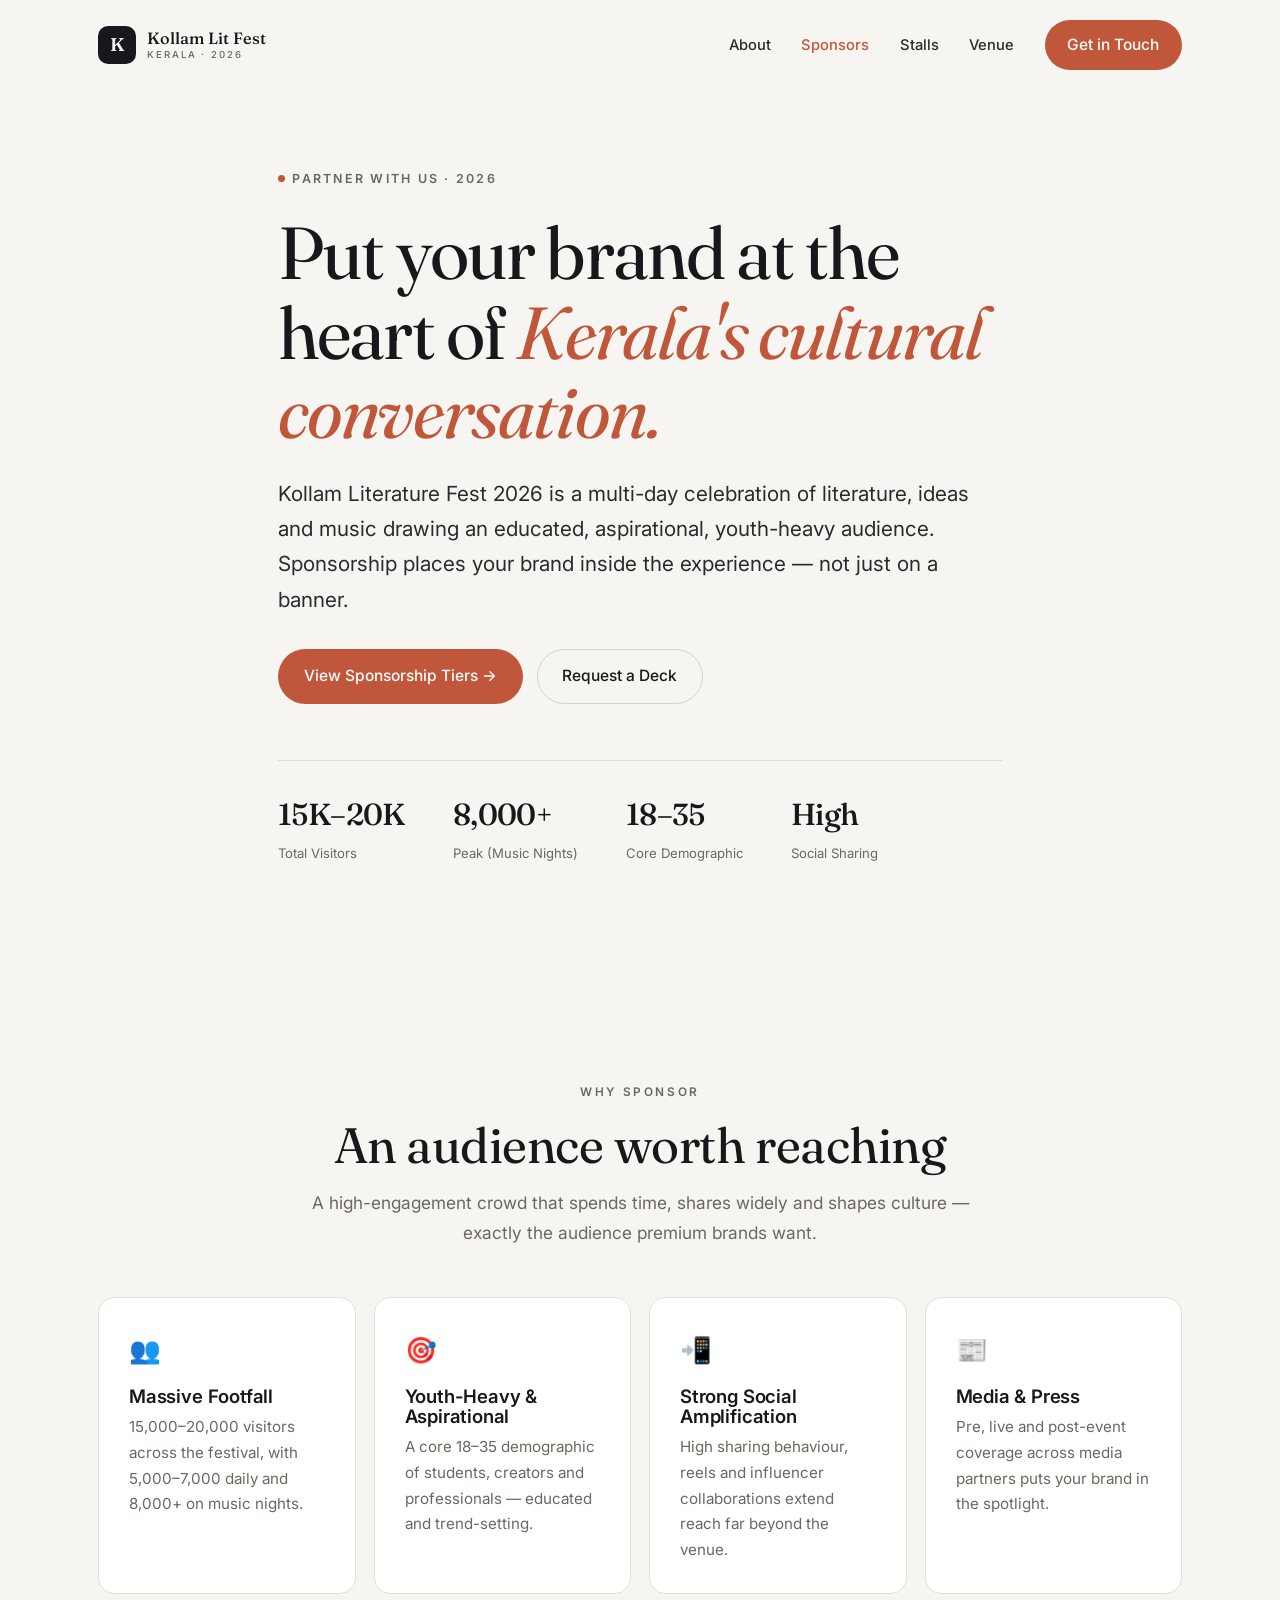
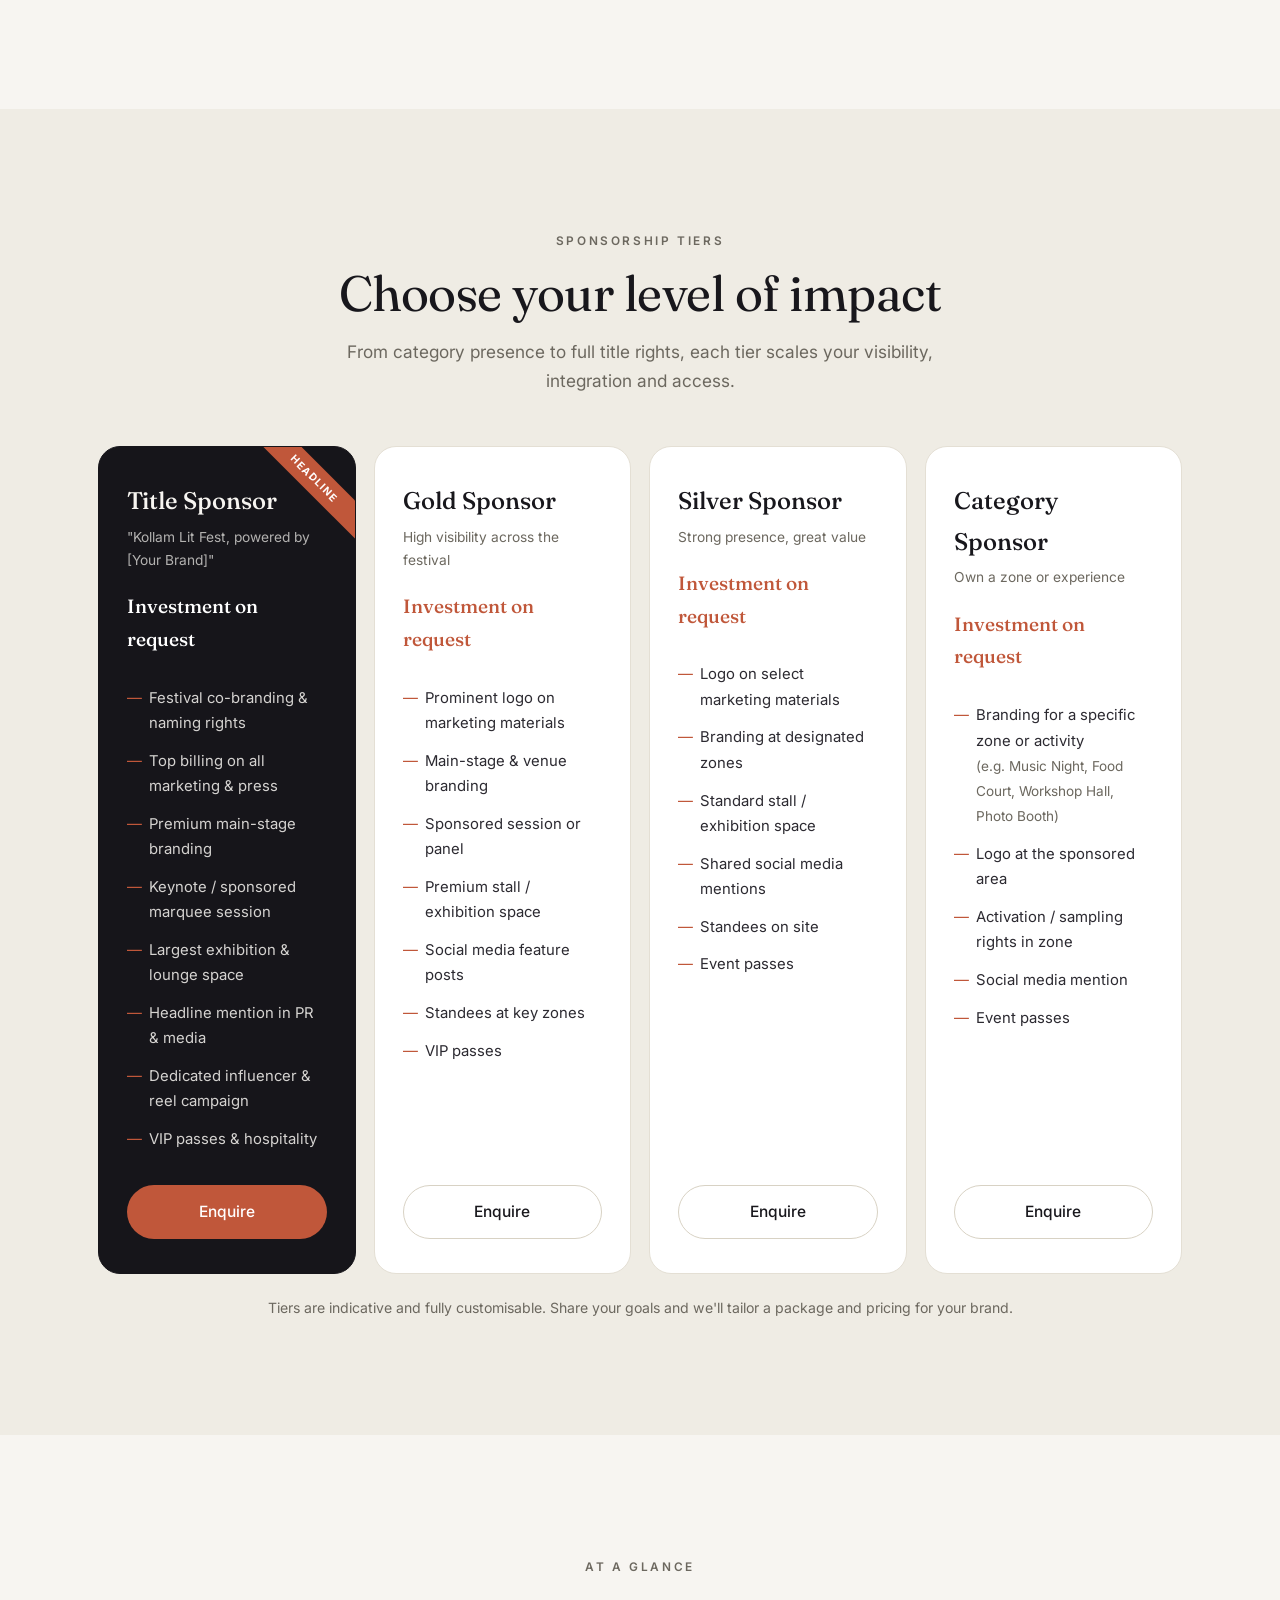
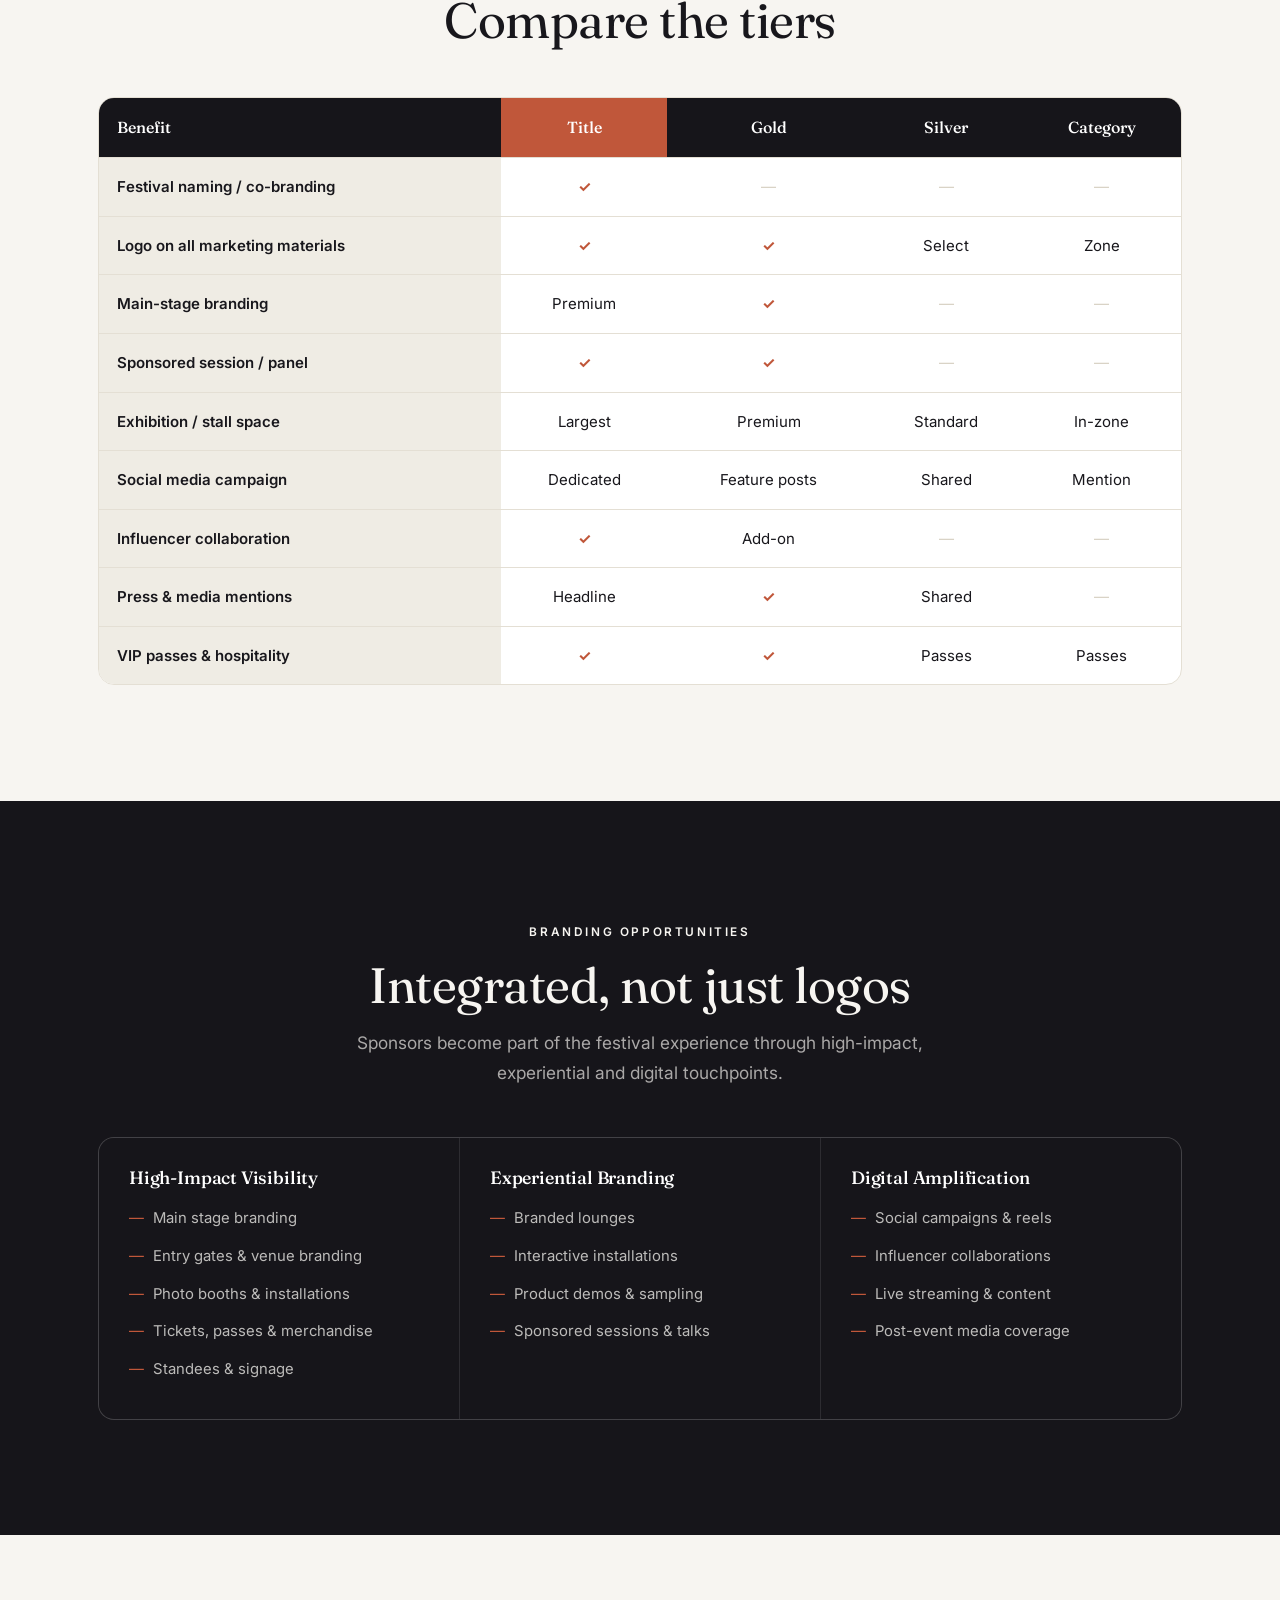
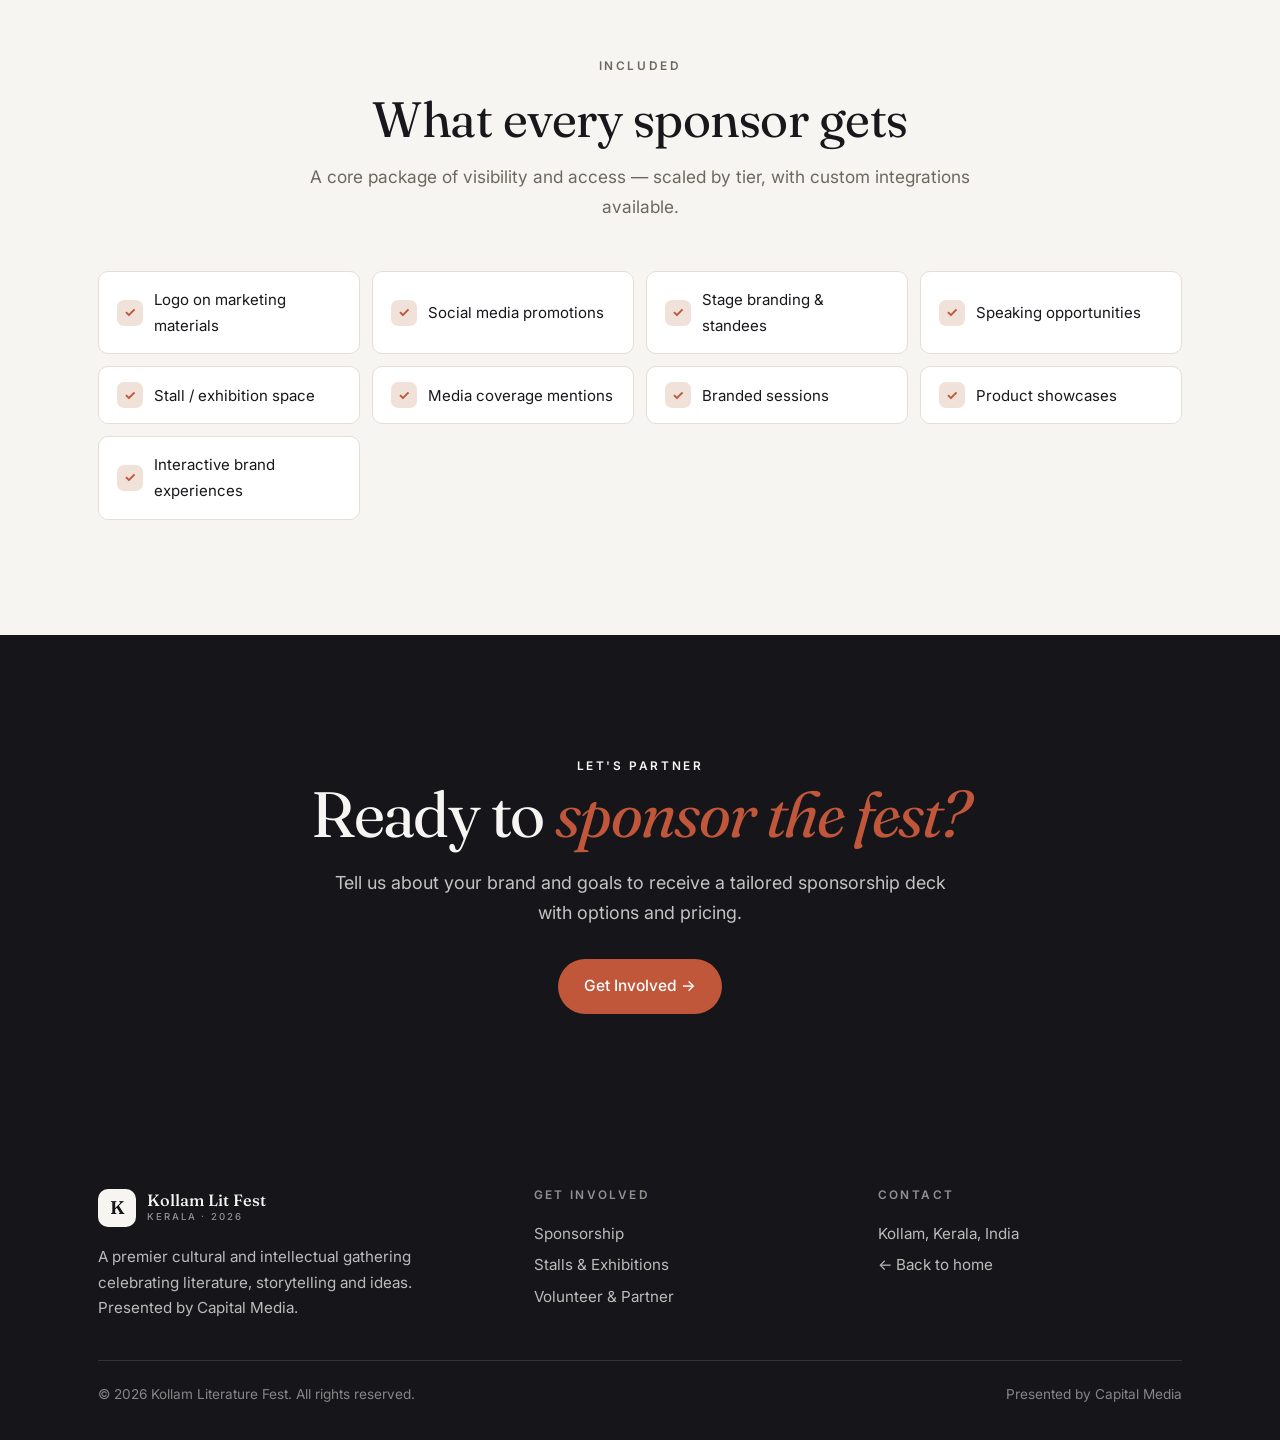
<file: landing/sponsors.html>
<!DOCTYPE html>
<html lang="en">
<head>
  <meta charset="UTF-8" />
  <meta name="viewport" content="width=device-width, initial-scale=1.0" />
  <title>Sponsorship Opportunities | Kollam Literature Fest 2026</title>
  <meta name="description" content="Become a sponsor of Kollam Literature Fest 2026. Explore Title, Gold, Silver and Category sponsorship tiers, branding opportunities and benefits. Reach 15,000+ engaged, youth-heavy visitors in Kerala. Presented by Capital Media." />
  <meta name="theme-color" content="#1d1233" />
  <meta property="og:title" content="Sponsorship Opportunities | Kollam Literature Fest 2026" />
  <meta property="og:description" content="Title, Gold, Silver & Category sponsorships with high-impact branding across a 15,000+ visitor cultural festival." />
  <meta property="og:type" content="website" />
  <link rel="preconnect" href="https://fonts.googleapis.com" />
  <link rel="preconnect" href="https://fonts.gstatic.com" crossorigin />
  <link href="https://fonts.googleapis.com/css2?family=Fraunces:ital,opsz,wght@0,9..144,400;0,9..144,600;0,9..144,700;0,9..144,900;1,9..144,500&family=Inter:wght@300;400;500;600;700&display=swap" rel="stylesheet" />
  <link rel="stylesheet" href="litfest-pages.css" />
</head>
<body>

  <!-- NAV -->
  <header class="nav" id="nav">
    <div class="wrap nav-inner">
      <a href="index.html#top" class="brand">
        <span class="brand-mark">K</span>
        <span class="brand-text">Kollam Lit Fest<small>Kerala · 2026</small></span>
      </a>
      <nav class="nav-links" id="navlinks">
        <a class="link" href="index.html#about">About</a>
        <a class="link active" href="sponsors.html">Sponsors</a>
        <a class="link" href="stalls.html">Stalls</a>
        <a class="link" href="index.html#venue">Venue</a>
        <a class="btn btn-gold" href="#contact" style="padding:.7em 1.4em;">Get in Touch</a>
      </nav>
      <button class="nav-toggle" id="navToggle" aria-label="Menu">☰</button>
    </div>
  </header>

  <!-- HERO -->
  <section class="subhero">
    <div class="wrap inner">
      <span class="badge"><span class="dot"></span> Partner with us · 2026</span>
      <h1>Put your brand at the heart of <span class="grad">Kerala's cultural conversation.</span></h1>
      <p class="lede">Kollam Literature Fest 2026 is a multi-day celebration of literature, ideas and music drawing an educated, aspirational, youth-heavy audience. Sponsorship places your brand inside the experience — not just on a banner.</p>
      <div class="cta">
        <a href="#tiers" class="btn btn-gold">View Sponsorship Tiers →</a>
        <a href="#contact" class="btn btn-dark">Request a Deck</a>
      </div>
      <div class="reach">
        <div><div class="n">15K–20K</div><div class="l">Total Visitors</div></div>
        <div><div class="n">8,000+</div><div class="l">Peak (Music Nights)</div></div>
        <div><div class="n">18–35</div><div class="l">Core Demographic</div></div>
        <div><div class="n">High</div><div class="l">Social Sharing</div></div>
      </div>
    </div>
  </section>

  <!-- WHY SPONSOR -->
  <section>
    <div class="wrap">
      <div class="section-head reveal">
        <span class="eyebrow">Why Sponsor</span>
        <h2>An audience worth reaching</h2>
        <p>A high-engagement crowd that spends time, shares widely and shapes culture — exactly the audience premium brands want.</p>
      </div>
      <div class="feat-grid">
        <div class="feat reveal"><div class="ico">👥</div><h3>Massive Footfall</h3><p>15,000–20,000 visitors across the festival, with 5,000–7,000 daily and 8,000+ on music nights.</p></div>
        <div class="feat reveal"><div class="ico">🎯</div><h3>Youth-Heavy &amp; Aspirational</h3><p>A core 18–35 demographic of students, creators and professionals — educated and trend-setting.</p></div>
        <div class="feat reveal"><div class="ico">📲</div><h3>Strong Social Amplification</h3><p>High sharing behaviour, reels and influencer collaborations extend reach far beyond the venue.</p></div>
        <div class="feat reveal"><div class="ico">📰</div><h3>Media &amp; Press</h3><p>Pre, live and post-event coverage across media partners puts your brand in the spotlight.</p></div>
      </div>
    </div>
  </section>

  <!-- TIERS -->
  <section class="tiers" id="tiers">
    <div class="wrap">
      <div class="section-head reveal">
        <span class="eyebrow">Sponsorship Tiers</span>
        <h2>Choose your level of impact</h2>
        <p>From category presence to full title rights, each tier scales your visibility, integration and access.</p>
      </div>
      <div class="tier-grid">

        <div class="tier feature reveal">
          <span class="ribbon">Headline</span>
          <div class="tier-name">Title Sponsor</div>
          <div class="tier-sub">"Kollam Lit Fest, powered by [Your Brand]"</div>
          <div class="tier-price">Investment on request</div>
          <ul>
            <li>Festival co-branding &amp; naming rights</li>
            <li>Top billing on all marketing &amp; press</li>
            <li>Premium main-stage branding</li>
            <li>Keynote / sponsored marquee session</li>
            <li>Largest exhibition &amp; lounge space</li>
            <li>Headline mention in PR &amp; media</li>
            <li>Dedicated influencer &amp; reel campaign</li>
            <li>VIP passes &amp; hospitality</li>
          </ul>
          <a href="#contact" class="btn btn-gold">Enquire</a>
        </div>

        <div class="tier reveal">
          <div class="tier-name">Gold Sponsor</div>
          <div class="tier-sub">High visibility across the festival</div>
          <div class="tier-price">Investment on request</div>
          <ul>
            <li>Prominent logo on marketing materials</li>
            <li>Main-stage &amp; venue branding</li>
            <li>Sponsored session or panel</li>
            <li>Premium stall / exhibition space</li>
            <li>Social media feature posts</li>
            <li>Standees at key zones</li>
            <li>VIP passes</li>
          </ul>
          <a href="#contact" class="btn btn-dark">Enquire</a>
        </div>

        <div class="tier reveal">
          <div class="tier-name">Silver Sponsor</div>
          <div class="tier-sub">Strong presence, great value</div>
          <div class="tier-price">Investment on request</div>
          <ul>
            <li>Logo on select marketing materials</li>
            <li>Branding at designated zones</li>
            <li>Standard stall / exhibition space</li>
            <li>Shared social media mentions</li>
            <li>Standees on site</li>
            <li>Event passes</li>
          </ul>
          <a href="#contact" class="btn btn-dark">Enquire</a>
        </div>

        <div class="tier reveal">
          <div class="tier-name">Category Sponsor</div>
          <div class="tier-sub">Own a zone or experience</div>
          <div class="tier-price">Investment on request</div>
          <ul>
            <li>Branding for a specific zone or activity<br><span style="color:var(--muted);font-size:.85rem;">(e.g. Music Night, Food Court, Workshop Hall, Photo Booth)</span></li>
            <li>Logo at the sponsored area</li>
            <li>Activation / sampling rights in zone</li>
            <li>Social media mention</li>
            <li>Event passes</li>
          </ul>
          <a href="#contact" class="btn btn-dark">Enquire</a>
        </div>

      </div>
      <p class="note">Tiers are indicative and fully customisable. Share your goals and we'll tailor a package and pricing for your brand.</p>
    </div>
  </section>

  <!-- COMPARISON -->
  <section>
    <div class="wrap">
      <div class="section-head reveal">
        <span class="eyebrow">At a Glance</span>
        <h2>Compare the tiers</h2>
      </div>
      <div class="table-wrap reveal">
        <table class="compare">
          <thead>
            <tr>
              <th style="text-align:left;">Benefit</th>
              <th class="feature">Title</th>
              <th>Gold</th>
              <th>Silver</th>
              <th>Category</th>
            </tr>
          </thead>
          <tbody>
            <tr><th>Festival naming / co-branding</th><td><span class="yes">✓</span></td><td><span class="no">—</span></td><td><span class="no">—</span></td><td><span class="no">—</span></td></tr>
            <tr><th>Logo on all marketing materials</th><td><span class="yes">✓</span></td><td><span class="yes">✓</span></td><td>Select</td><td>Zone</td></tr>
            <tr><th>Main-stage branding</th><td>Premium</td><td><span class="yes">✓</span></td><td><span class="no">—</span></td><td><span class="no">—</span></td></tr>
            <tr><th>Sponsored session / panel</th><td><span class="yes">✓</span></td><td><span class="yes">✓</span></td><td><span class="no">—</span></td><td><span class="no">—</span></td></tr>
            <tr><th>Exhibition / stall space</th><td>Largest</td><td>Premium</td><td>Standard</td><td>In-zone</td></tr>
            <tr><th>Social media campaign</th><td>Dedicated</td><td>Feature posts</td><td>Shared</td><td>Mention</td></tr>
            <tr><th>Influencer collaboration</th><td><span class="yes">✓</span></td><td>Add-on</td><td><span class="no">—</span></td><td><span class="no">—</span></td></tr>
            <tr><th>Press &amp; media mentions</th><td>Headline</td><td><span class="yes">✓</span></td><td>Shared</td><td><span class="no">—</span></td></tr>
            <tr><th>VIP passes &amp; hospitality</th><td><span class="yes">✓</span></td><td><span class="yes">✓</span></td><td>Passes</td><td>Passes</td></tr>
          </tbody>
        </table>
      </div>
    </div>
  </section>

  <!-- BRANDING OPPORTUNITIES -->
  <section class="darkblock">
    <div class="wrap">
      <div class="section-head reveal">
        <span class="eyebrow" style="color:var(--gold-lt);">Branding Opportunities</span>
        <h2>Integrated, not just logos</h2>
        <p>Sponsors become part of the festival experience through high-impact, experiential and digital touchpoints.</p>
      </div>
      <div class="cols">
        <div class="col reveal"><h3>High-Impact Visibility</h3><ul>
          <li>Main stage branding</li><li>Entry gates &amp; venue branding</li><li>Photo booths &amp; installations</li><li>Tickets, passes &amp; merchandise</li><li>Standees &amp; signage</li></ul></div>
        <div class="col reveal"><h3>Experiential Branding</h3><ul>
          <li>Branded lounges</li><li>Interactive installations</li><li>Product demos &amp; sampling</li><li>Sponsored sessions &amp; talks</li></ul></div>
        <div class="col reveal"><h3>Digital Amplification</h3><ul>
          <li>Social campaigns &amp; reels</li><li>Influencer collaborations</li><li>Live streaming &amp; content</li><li>Post-event media coverage</li></ul></div>
      </div>
    </div>
  </section>

  <!-- WHAT EVERY SPONSOR GETS -->
  <section>
    <div class="wrap">
      <div class="section-head reveal">
        <span class="eyebrow">Included</span>
        <h2>What every sponsor gets</h2>
        <p>A core package of visibility and access — scaled by tier, with custom integrations available.</p>
      </div>
      <div class="perks reveal">
        <div class="perk"><span class="c">✓</span> Logo on marketing materials</div>
        <div class="perk"><span class="c">✓</span> Social media promotions</div>
        <div class="perk"><span class="c">✓</span> Stage branding &amp; standees</div>
        <div class="perk"><span class="c">✓</span> Speaking opportunities</div>
        <div class="perk"><span class="c">✓</span> Stall / exhibition space</div>
        <div class="perk"><span class="c">✓</span> Media coverage mentions</div>
        <div class="perk"><span class="c">✓</span> Branded sessions</div>
        <div class="perk"><span class="c">✓</span> Product showcases</div>
        <div class="perk"><span class="c">✓</span> Interactive brand experiences</div>
      </div>
    </div>
  </section>

  <!-- CTA -->
  <section class="final" id="contact">
    <div class="wrap reveal">
      <span class="eyebrow" style="color:var(--gold-lt);">Let's partner</span>
      <h2>Ready to <span class="grad">sponsor the fest?</span></h2>
      <p>Tell us about your brand and goals to receive a tailored sponsorship deck with options and pricing.</p>
      <a href="index.html#contact" class="btn btn-gold">Get Involved →</a>
    </div>
  </section>

  <!-- FOOTER -->
  <footer class="footer">
    <div class="wrap">
      <div class="foot-grid">
        <div class="foot-brand">
          <a href="index.html#top" class="brand"><span class="brand-mark">K</span><span class="brand-text">Kollam Lit Fest<small>Kerala · 2026</small></span></a>
          <p>A premier cultural and intellectual gathering celebrating literature, storytelling and ideas. Presented by Capital Media.</p>
        </div>
        <div>
          <h4>Get Involved</h4>
          <a class="fl" href="sponsors.html">Sponsorship</a>
          <a class="fl" href="stalls.html">Stalls &amp; Exhibitions</a>
          <a class="fl" href="index.html#contact">Volunteer &amp; Partner</a>
        </div>
        <div>
          <h4>Contact</h4>
          <p>Kollam, Kerala, India</p>
          <a class="fl" href="index.html#top">← Back to home</a>
        </div>
      </div>
      <div class="copy">
        <span>© 2026 Kollam Literature Fest. All rights reserved.</span>
        <span>Presented by Capital Media</span>
      </div>
    </div>
  </footer>

  <script>
    const nav = document.getElementById('nav');
    window.addEventListener('scroll', () => nav.classList.toggle('scrolled', window.scrollY > 40));
    const toggle = document.getElementById('navToggle');
    const links = document.getElementById('navlinks');
    toggle.addEventListener('click', () => {
      const open = links.classList.toggle('open');
      nav.classList.toggle('menu-open', open);
    });
    links.querySelectorAll('a').forEach(a => a.addEventListener('click', () => {
      links.classList.remove('open');
      nav.classList.remove('menu-open');
    }));
    const io = new IntersectionObserver((es) => es.forEach(e => { if (e.isIntersecting) { e.target.classList.add('in'); io.unobserve(e.target); } }), { threshold: 0.12 });
    document.querySelectorAll('.reveal').forEach(el => io.observe(el));
  </script>
</body>
</html>
</file>
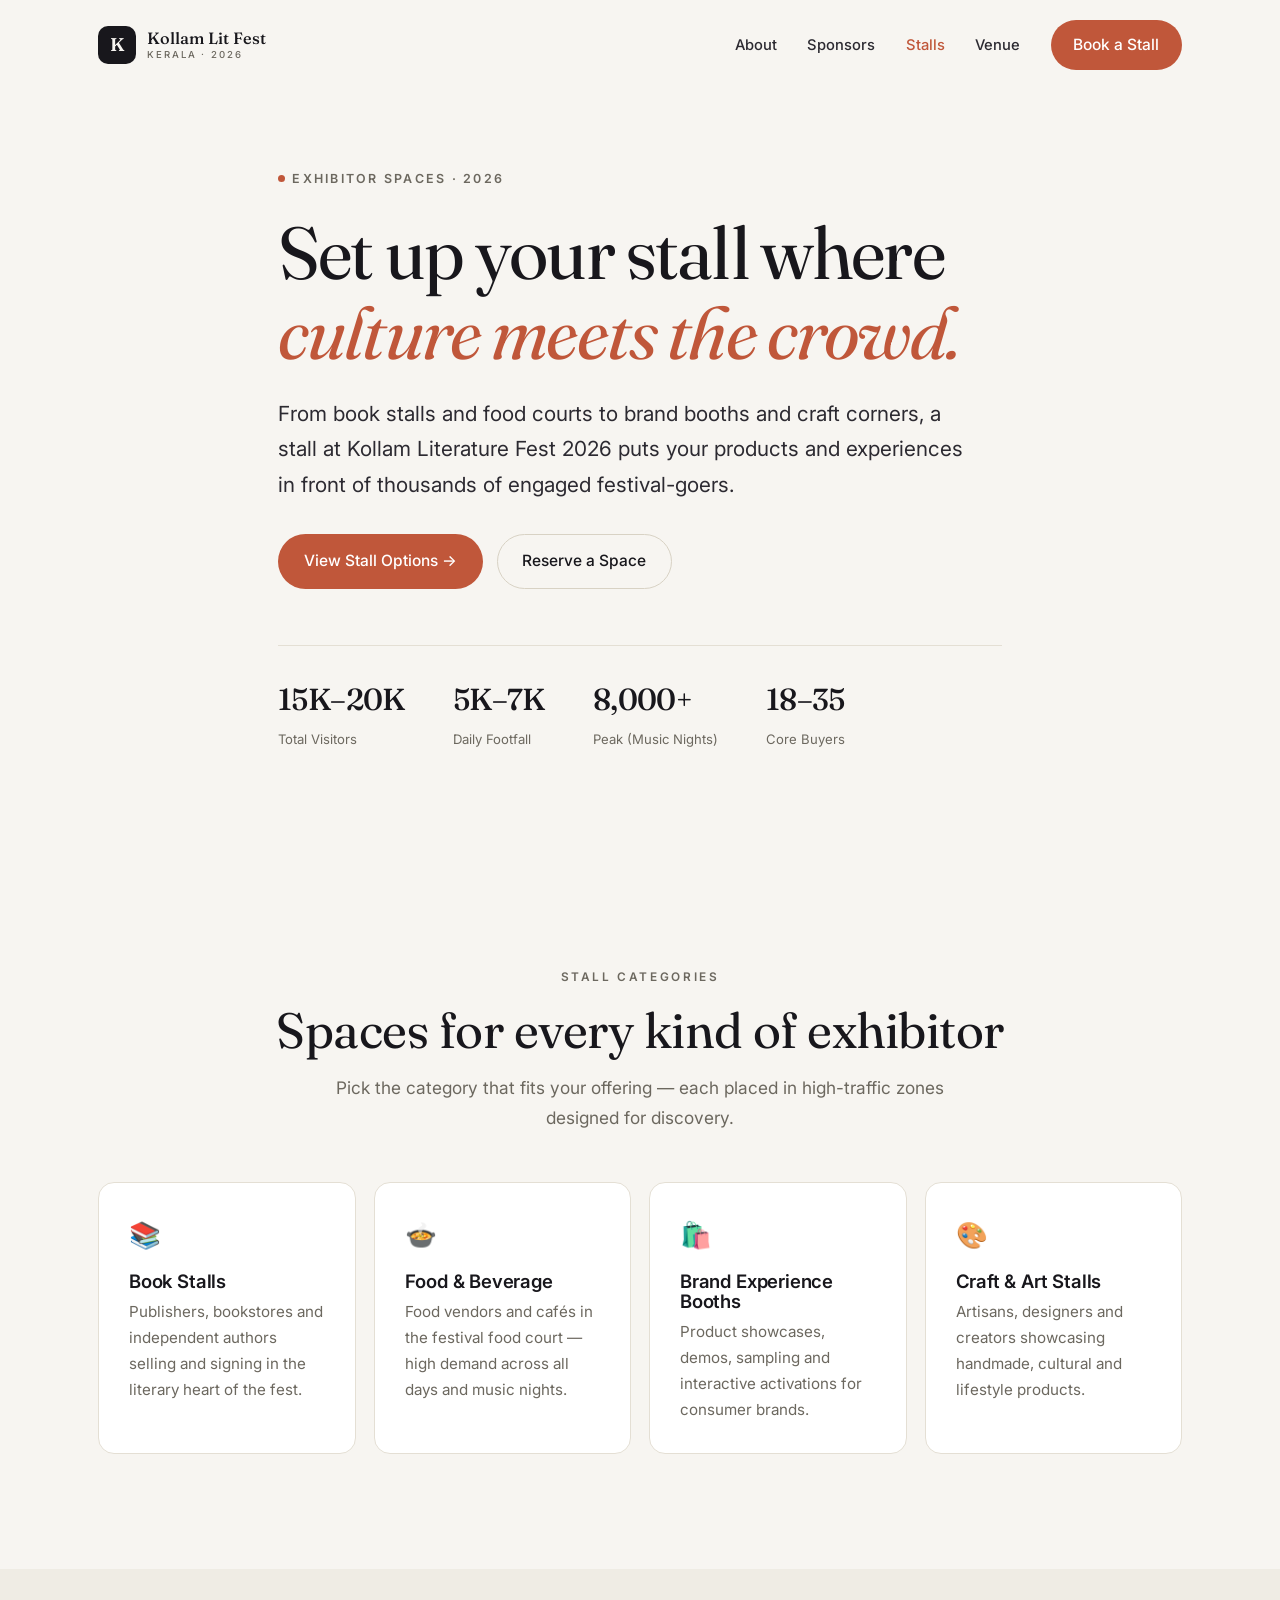
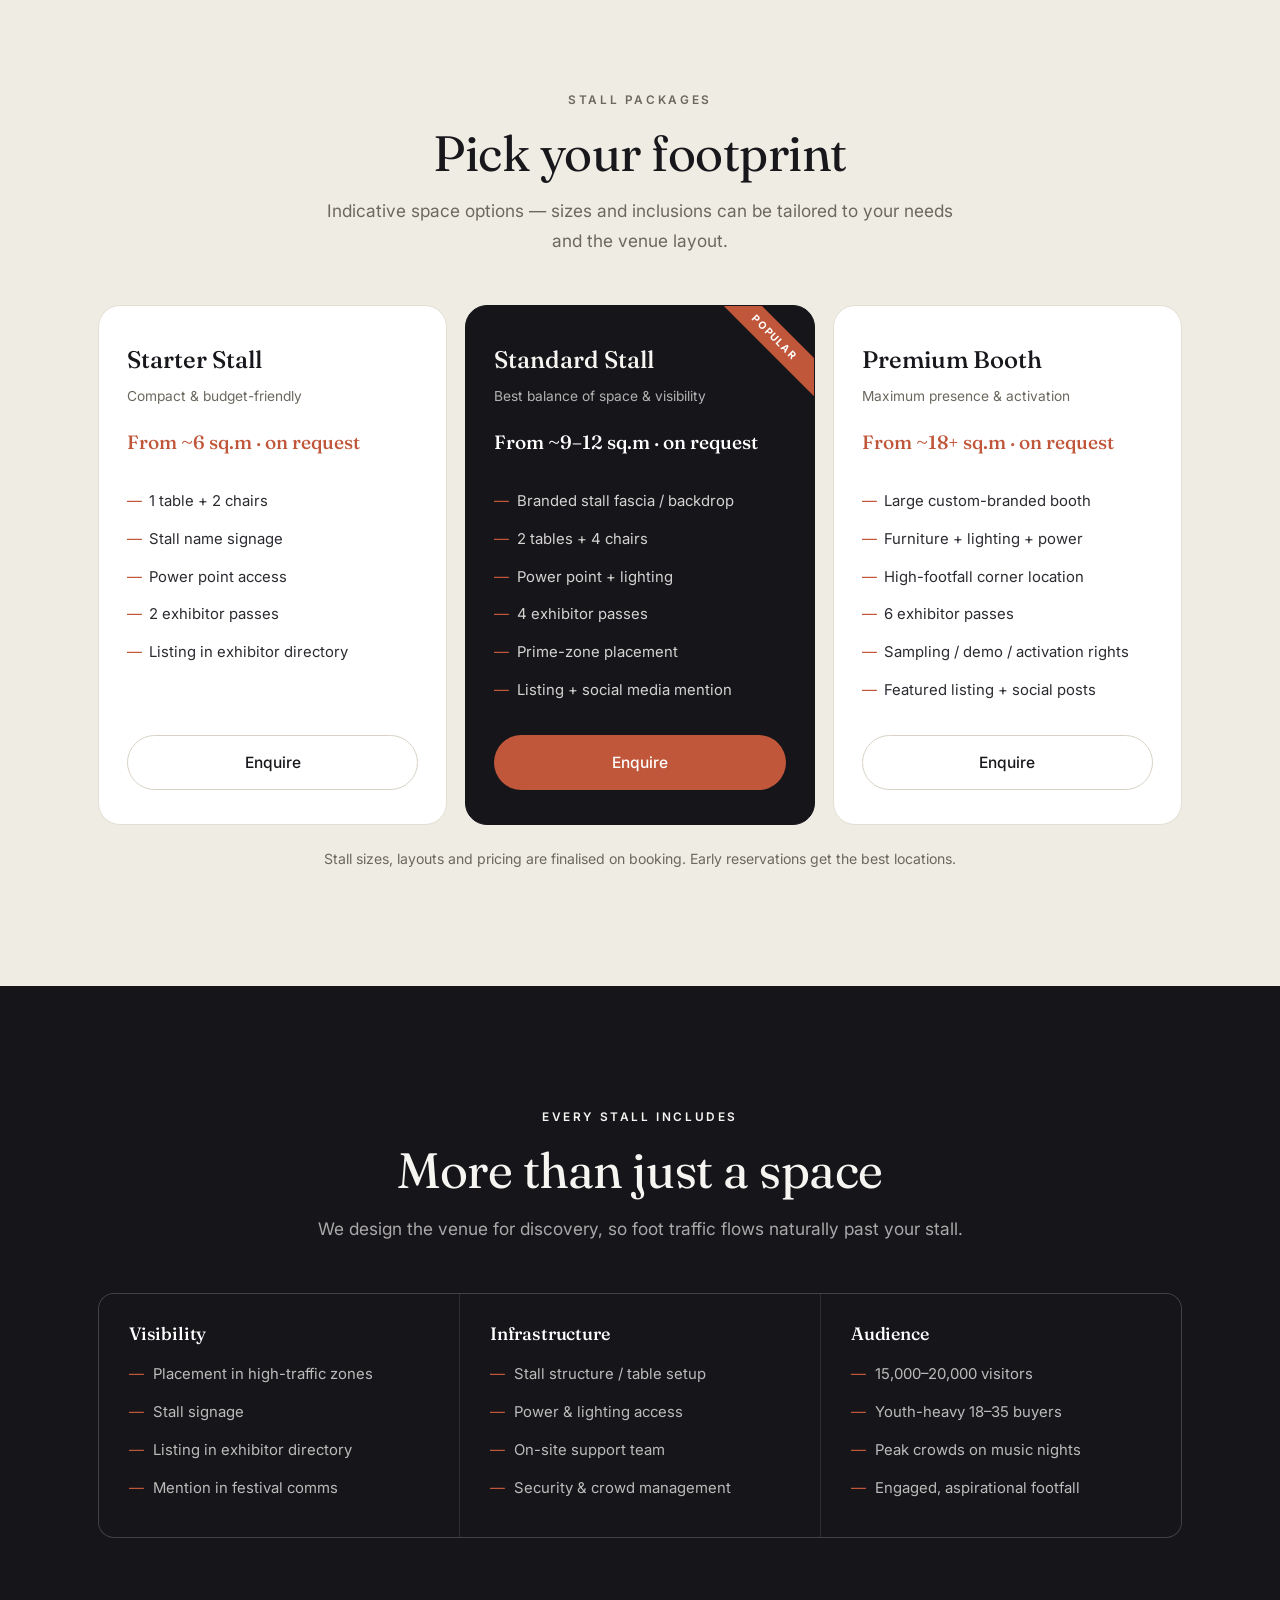
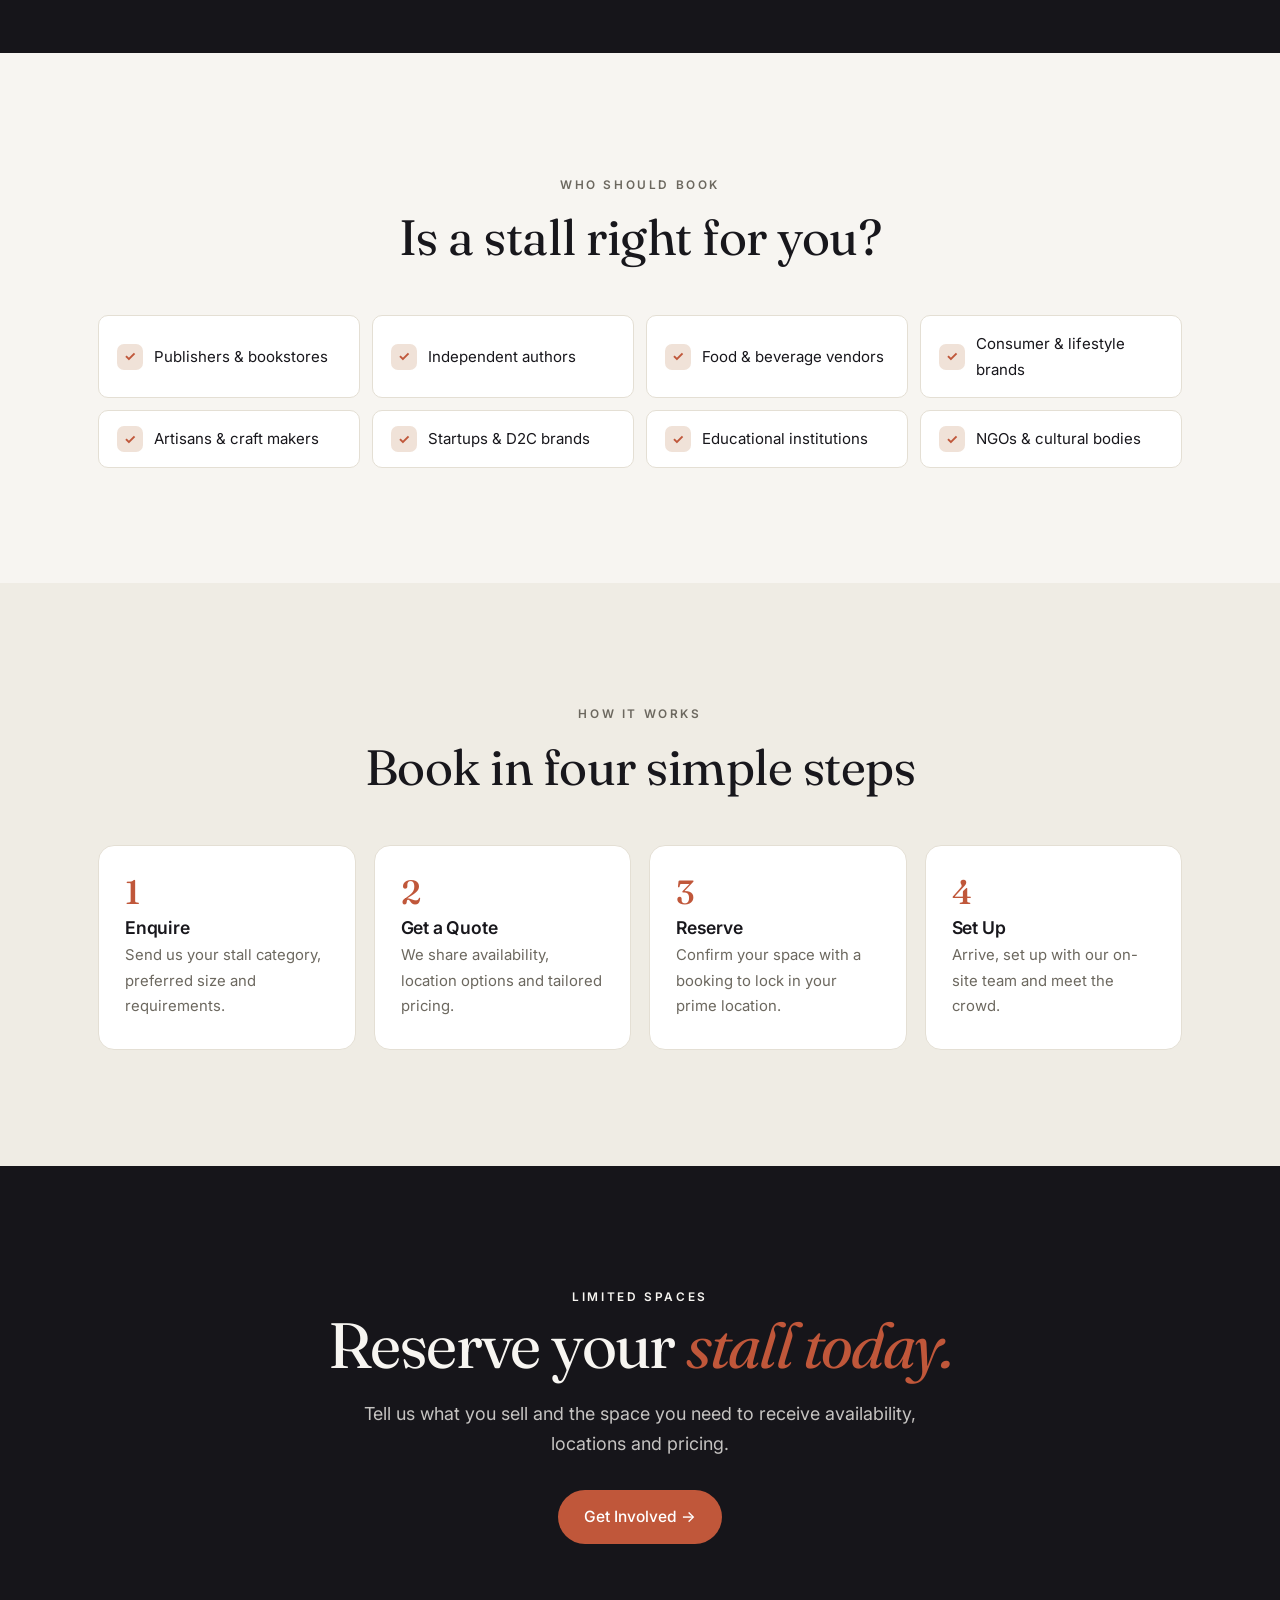
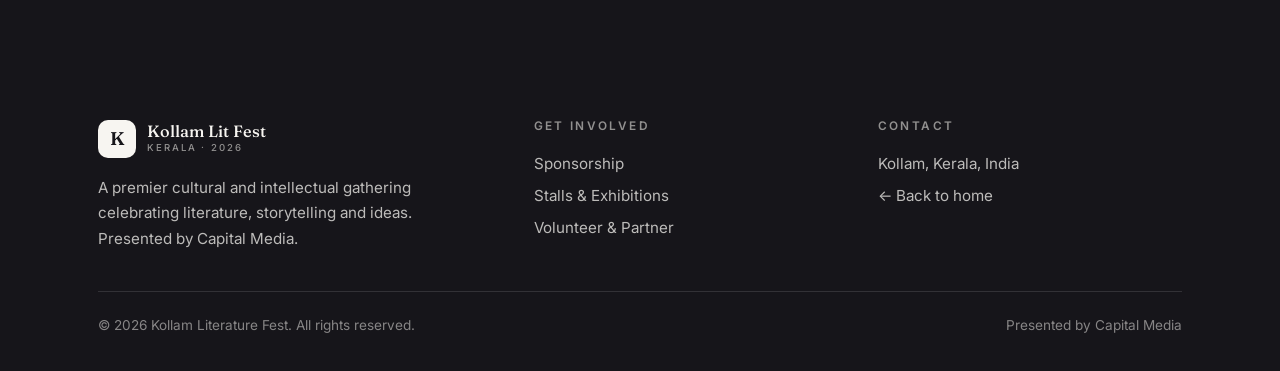
<file: landing/stalls.html>
<!DOCTYPE html>
<html lang="en">
<head>
  <meta charset="UTF-8" />
  <meta name="viewport" content="width=device-width, initial-scale=1.0" />
  <title>Stalls &amp; Exhibition Spaces | Kollam Literature Fest 2026</title>
  <meta name="description" content="Book a stall at Kollam Literature Fest 2026 — book stalls, food vendors, brand experience booths and craft & art stalls. Reach 15,000+ visitors across Kerala's premier literature festival. Presented by Capital Media." />
  <meta name="theme-color" content="#1d1233" />
  <meta property="og:title" content="Stalls & Exhibition Spaces | Kollam Literature Fest 2026" />
  <meta property="og:description" content="Book stalls, food vendors, brand booths and craft stalls at a 15,000+ visitor cultural festival." />
  <meta property="og:type" content="website" />
  <link rel="preconnect" href="https://fonts.googleapis.com" />
  <link rel="preconnect" href="https://fonts.gstatic.com" crossorigin />
  <link href="https://fonts.googleapis.com/css2?family=Fraunces:ital,opsz,wght@0,9..144,400;0,9..144,600;0,9..144,700;0,9..144,900;1,9..144,500&family=Inter:wght@300;400;500;600;700&display=swap" rel="stylesheet" />
  <link rel="stylesheet" href="litfest-pages.css" />
</head>
<body>

  <!-- NAV -->
  <header class="nav" id="nav">
    <div class="wrap nav-inner">
      <a href="index.html#top" class="brand">
        <span class="brand-mark">K</span>
        <span class="brand-text">Kollam Lit Fest<small>Kerala · 2026</small></span>
      </a>
      <nav class="nav-links" id="navlinks">
        <a class="link" href="index.html#about">About</a>
        <a class="link" href="sponsors.html">Sponsors</a>
        <a class="link active" href="stalls.html">Stalls</a>
        <a class="link" href="index.html#venue">Venue</a>
        <a class="btn btn-gold" href="#contact" style="padding:.7em 1.4em;">Book a Stall</a>
      </nav>
      <button class="nav-toggle" id="navToggle" aria-label="Menu">☰</button>
    </div>
  </header>

  <!-- HERO -->
  <section class="subhero">
    <div class="wrap inner">
      <span class="badge"><span class="dot"></span> Exhibitor Spaces · 2026</span>
      <h1>Set up your stall where <span class="grad">culture meets the crowd.</span></h1>
      <p class="lede">From book stalls and food courts to brand booths and craft corners, a stall at Kollam Literature Fest 2026 puts your products and experiences in front of thousands of engaged festival-goers.</p>
      <div class="cta">
        <a href="#types" class="btn btn-gold">View Stall Options →</a>
        <a href="#contact" class="btn btn-dark">Reserve a Space</a>
      </div>
      <div class="reach">
        <div><div class="n">15K–20K</div><div class="l">Total Visitors</div></div>
        <div><div class="n">5K–7K</div><div class="l">Daily Footfall</div></div>
        <div><div class="n">8,000+</div><div class="l">Peak (Music Nights)</div></div>
        <div><div class="n">18–35</div><div class="l">Core Buyers</div></div>
      </div>
    </div>
  </section>

  <!-- STALL TYPES -->
  <section id="types">
    <div class="wrap">
      <div class="section-head reveal">
        <span class="eyebrow">Stall Categories</span>
        <h2>Spaces for every kind of exhibitor</h2>
        <p>Pick the category that fits your offering — each placed in high-traffic zones designed for discovery.</p>
      </div>
      <div class="feat-grid">
        <div class="feat reveal"><div class="ico">📚</div><h3>Book Stalls</h3><p>Publishers, bookstores and independent authors selling and signing in the literary heart of the fest.</p></div>
        <div class="feat reveal"><div class="ico">🍲</div><h3>Food &amp; Beverage</h3><p>Food vendors and cafés in the festival food court — high demand across all days and music nights.</p></div>
        <div class="feat reveal"><div class="ico">🛍️</div><h3>Brand Experience Booths</h3><p>Product showcases, demos, sampling and interactive activations for consumer brands.</p></div>
        <div class="feat reveal"><div class="ico">🎨</div><h3>Craft &amp; Art Stalls</h3><p>Artisans, designers and creators showcasing handmade, cultural and lifestyle products.</p></div>
      </div>
    </div>
  </section>

  <!-- PACKAGES -->
  <section class="tiers" id="packages">
    <div class="wrap">
      <div class="section-head reveal">
        <span class="eyebrow">Stall Packages</span>
        <h2>Pick your footprint</h2>
        <p>Indicative space options — sizes and inclusions can be tailored to your needs and the venue layout.</p>
      </div>
      <div class="tier-grid">

        <div class="tier reveal">
          <div class="tier-name">Starter Stall</div>
          <div class="tier-sub">Compact &amp; budget-friendly</div>
          <div class="tier-price">From ~6 sq.m · on request</div>
          <ul>
            <li>1 table + 2 chairs</li>
            <li>Stall name signage</li>
            <li>Power point access</li>
            <li>2 exhibitor passes</li>
            <li>Listing in exhibitor directory</li>
          </ul>
          <a href="#contact" class="btn btn-dark">Enquire</a>
        </div>

        <div class="tier feature reveal">
          <span class="ribbon">Popular</span>
          <div class="tier-name">Standard Stall</div>
          <div class="tier-sub">Best balance of space &amp; visibility</div>
          <div class="tier-price">From ~9–12 sq.m · on request</div>
          <ul>
            <li>Branded stall fascia / backdrop</li>
            <li>2 tables + 4 chairs</li>
            <li>Power point + lighting</li>
            <li>4 exhibitor passes</li>
            <li>Prime-zone placement</li>
            <li>Listing + social media mention</li>
          </ul>
          <a href="#contact" class="btn btn-gold">Enquire</a>
        </div>

        <div class="tier reveal">
          <div class="tier-name">Premium Booth</div>
          <div class="tier-sub">Maximum presence &amp; activation</div>
          <div class="tier-price">From ~18+ sq.m · on request</div>
          <ul>
            <li>Large custom-branded booth</li>
            <li>Furniture + lighting + power</li>
            <li>High-footfall corner location</li>
            <li>6 exhibitor passes</li>
            <li>Sampling / demo / activation rights</li>
            <li>Featured listing + social posts</li>
          </ul>
          <a href="#contact" class="btn btn-dark">Enquire</a>
        </div>

      </div>
      <p class="note">Stall sizes, layouts and pricing are finalised on booking. Early reservations get the best locations.</p>
    </div>
  </section>

  <!-- WHAT'S INCLUDED -->
  <section class="darkblock">
    <div class="wrap">
      <div class="section-head reveal">
        <span class="eyebrow" style="color:var(--gold-lt);">Every Stall Includes</span>
        <h2>More than just a space</h2>
        <p>We design the venue for discovery, so foot traffic flows naturally past your stall.</p>
      </div>
      <div class="cols">
        <div class="col reveal"><h3>Visibility</h3><ul>
          <li>Placement in high-traffic zones</li><li>Stall signage</li><li>Listing in exhibitor directory</li><li>Mention in festival comms</li></ul></div>
        <div class="col reveal"><h3>Infrastructure</h3><ul>
          <li>Stall structure / table setup</li><li>Power &amp; lighting access</li><li>On-site support team</li><li>Security &amp; crowd management</li></ul></div>
        <div class="col reveal"><h3>Audience</h3><ul>
          <li>15,000–20,000 visitors</li><li>Youth-heavy 18–35 buyers</li><li>Peak crowds on music nights</li><li>Engaged, aspirational footfall</li></ul></div>
      </div>
    </div>
  </section>

  <!-- WHO SHOULD BOOK -->
  <section>
    <div class="wrap">
      <div class="section-head reveal">
        <span class="eyebrow">Who Should Book</span>
        <h2>Is a stall right for you?</h2>
      </div>
      <div class="perks reveal">
        <div class="perk"><span class="c">✓</span> Publishers &amp; bookstores</div>
        <div class="perk"><span class="c">✓</span> Independent authors</div>
        <div class="perk"><span class="c">✓</span> Food &amp; beverage vendors</div>
        <div class="perk"><span class="c">✓</span> Consumer &amp; lifestyle brands</div>
        <div class="perk"><span class="c">✓</span> Artisans &amp; craft makers</div>
        <div class="perk"><span class="c">✓</span> Startups &amp; D2C brands</div>
        <div class="perk"><span class="c">✓</span> Educational institutions</div>
        <div class="perk"><span class="c">✓</span> NGOs &amp; cultural bodies</div>
      </div>
    </div>
  </section>

  <!-- HOW TO BOOK -->
  <section class="tiers">
    <div class="wrap">
      <div class="section-head reveal">
        <span class="eyebrow">How It Works</span>
        <h2>Book in four simple steps</h2>
      </div>
      <div class="steps">
        <div class="step reveal"><div class="num">1</div><h3>Enquire</h3><p>Send us your stall category, preferred size and requirements.</p></div>
        <div class="step reveal"><div class="num">2</div><h3>Get a Quote</h3><p>We share availability, location options and tailored pricing.</p></div>
        <div class="step reveal"><div class="num">3</div><h3>Reserve</h3><p>Confirm your space with a booking to lock in your prime location.</p></div>
        <div class="step reveal"><div class="num">4</div><h3>Set Up</h3><p>Arrive, set up with our on-site team and meet the crowd.</p></div>
      </div>
    </div>
  </section>

  <!-- CTA -->
  <section class="final" id="contact">
    <div class="wrap reveal">
      <span class="eyebrow" style="color:var(--gold-lt);">Limited spaces</span>
      <h2>Reserve your <span class="grad">stall today.</span></h2>
      <p>Tell us what you sell and the space you need to receive availability, locations and pricing.</p>
      <a href="index.html#contact" class="btn btn-gold">Get Involved →</a>
    </div>
  </section>

  <!-- FOOTER -->
  <footer class="footer">
    <div class="wrap">
      <div class="foot-grid">
        <div class="foot-brand">
          <a href="index.html#top" class="brand"><span class="brand-mark">K</span><span class="brand-text">Kollam Lit Fest<small>Kerala · 2026</small></span></a>
          <p>A premier cultural and intellectual gathering celebrating literature, storytelling and ideas. Presented by Capital Media.</p>
        </div>
        <div>
          <h4>Get Involved</h4>
          <a class="fl" href="sponsors.html">Sponsorship</a>
          <a class="fl" href="stalls.html">Stalls &amp; Exhibitions</a>
          <a class="fl" href="index.html#contact">Volunteer &amp; Partner</a>
        </div>
        <div>
          <h4>Contact</h4>
          <p>Kollam, Kerala, India</p>
          <a class="fl" href="index.html#top">← Back to home</a>
        </div>
      </div>
      <div class="copy">
        <span>© 2026 Kollam Literature Fest. All rights reserved.</span>
        <span>Presented by Capital Media</span>
      </div>
    </div>
  </footer>

  <script>
    const nav = document.getElementById('nav');
    window.addEventListener('scroll', () => nav.classList.toggle('scrolled', window.scrollY > 40));
    const toggle = document.getElementById('navToggle');
    const links = document.getElementById('navlinks');
    toggle.addEventListener('click', () => {
      const open = links.classList.toggle('open');
      nav.classList.toggle('menu-open', open);
    });
    links.querySelectorAll('a').forEach(a => a.addEventListener('click', () => {
      links.classList.remove('open');
      nav.classList.remove('menu-open');
    }));
    const io = new IntersectionObserver((es) => es.forEach(e => { if (e.isIntersecting) { e.target.classList.add('in'); io.unobserve(e.target); } }), { threshold: 0.12 });
    document.querySelectorAll('.reveal').forEach(el => io.observe(el));
  </script>
</body>
</html>
</file>
<file: landing/litfest-pages.css>
/* Shared styles for Kollam Literature Fest sub-pages (Sponsors, Stalls) — Minimal Modern */
*, *::before, *::after { box-sizing: border-box; margin: 0; padding: 0; }

:root {
  --bg:#f7f5f1; --bg-2:#efece4; --surface:#ffffff;
  --ink:#18171c; --ink-2:#2c2a31; --muted:#6c685f; --line:#e4dfd4; --line-2:#d8d2c4;
  --accent:#c0573a; --accent-d:#a4492f; --accent-sft:#f0e2d8; --dark:#16151a;
  --paper:#f7f5f1; --white:#fff;
  --r-sm:10px; --r:16px; --r-lg:22px; --r-pill:100px; --maxw:1180px;
}

html { scroll-behavior:smooth; -webkit-text-size-adjust:100%; }
body { font-family:'Inter',system-ui,sans-serif; background:var(--bg); color:var(--ink); font-size:1.0625rem; line-height:1.7; overflow-x:hidden; -webkit-font-smoothing:antialiased; text-rendering:optimizeLegibility; }
h1,h2,h3,h4 { font-family:'Fraunces',Georgia,serif; font-weight:500; line-height:1.08; letter-spacing:-.01em; }
.wrap { max-width:var(--maxw); margin:0 auto; padding:0 clamp(22px,5vw,48px); }
a { color:inherit; text-decoration:none; }
::selection { background:var(--accent); color:#fff; }
:focus-visible { outline:2px solid var(--accent); outline-offset:3px; border-radius:4px; }
a, button { -webkit-tap-highlight-color:transparent; }
[id]{ scroll-margin-top:90px; }

.eyebrow { display:inline-flex; align-items:center; gap:.6em; font-family:'Inter',sans-serif; font-size:.74rem; font-weight:600; letter-spacing:.22em; text-transform:uppercase; color:var(--muted); }

.btn { display:inline-flex; align-items:center; justify-content:center; gap:.5em; font-family:'Inter',sans-serif; font-weight:500; font-size:.97rem; padding:.85em 1.6em; min-height:48px; border-radius:var(--r-pill); border:1px solid transparent; cursor:pointer; transition:background .2s ease, color .2s ease, border-color .2s ease, transform .2s ease; }
.btn-gold { background:var(--accent); color:#fff; }
.btn-gold:hover { background:var(--accent-d); transform:translateY(-2px); }
.btn-dark { background:transparent; color:var(--ink); border-color:var(--line-2); }
.btn-dark:hover { border-color:var(--ink); transform:translateY(-2px); }
.btn-ghost { background:transparent; color:var(--bg); border-color:rgba(255,255,255,.35); }
.btn-ghost:hover { border-color:var(--bg); transform:translateY(-2px); }

/* NAV */
header.nav { position:fixed; top:0; left:0; right:0; z-index:100; transition:background .3s, border-color .3s, padding .3s; padding:20px 0; border-bottom:1px solid transparent; }
header.nav.scrolled { background:rgba(247,245,241,.82); backdrop-filter:blur(14px) saturate(1.1); border-bottom-color:var(--line); padding:12px 0; }
.nav-inner { display:flex; align-items:center; justify-content:space-between; }
.brand { display:flex; align-items:center; gap:.65em; color:var(--ink); }
.brand-mark { width:38px; height:38px; border-radius:10px; flex:none; background:var(--ink); color:var(--bg); display:grid; place-items:center; font-family:'Fraunces',serif; font-weight:600; font-size:1.15rem; }
.brand-text { font-family:'Fraunces',serif; font-weight:500; font-size:1.02rem; line-height:1.1; }
.brand-text small { display:block; font-family:'Inter',sans-serif; font-weight:500; font-size:.6rem; letter-spacing:.2em; text-transform:uppercase; color:var(--muted); margin-top:2px; }
.nav-links { display:flex; align-items:center; gap:1.9rem; }
.nav-links a.link { color:var(--ink-2); font-size:.92rem; font-weight:500; transition:color .2s; }
.nav-links a.link:hover, .nav-links a.link.active { color:var(--accent); }
.nav-toggle { display:none; background:none; border:none; color:var(--ink); font-size:1.5rem; cursor:pointer; line-height:1; padding:6px; }

/* HERO (sub-page) */
.subhero { position:relative; color:var(--ink); padding:clamp(140px,18vh,200px) 0 clamp(60px,8vw,96px); }
.subhero .inner { position:relative; z-index:2; max-width:820px; }
.subhero .badge { display:inline-flex; align-items:center; gap:.6em; color:var(--muted); font-size:.78rem; font-weight:600; letter-spacing:.18em; text-transform:uppercase; margin-bottom:24px; }
.subhero .badge .dot { width:7px; height:7px; border-radius:50%; background:var(--accent); }
.subhero h1 { font-size:clamp(2.6rem,6.5vw,4.6rem); font-weight:400; letter-spacing:-.025em; }
.subhero h1 .grad { font-style:italic; color:var(--accent); -webkit-background-clip:initial; background:none; }
.subhero p.lede { font-size:clamp(1.05rem,2.2vw,1.3rem); color:var(--ink-2); margin:24px 0 32px; max-width:54ch; }
.subhero .cta { display:flex; flex-wrap:wrap; gap:14px; }

/* reach stats */
.reach { display:flex; flex-wrap:wrap; gap:14px 48px; margin-top:56px; position:relative; z-index:2; border-top:1px solid var(--line); padding-top:28px; }
.reach .n { font-family:'Fraunces',serif; font-weight:500; font-size:1.9rem; letter-spacing:-.02em; }
.reach .l { font-size:.82rem; color:var(--muted); margin-top:2px; }

/* SECTION */
section { padding:clamp(72px,9vw,116px) 0; }
.section-head { max-width:760px; margin:0 auto 50px; text-align:center; }
.section-head h2 { font-size:clamp(2rem,4.4vw,3.1rem); font-weight:400; margin:14px 0 16px; }
.section-head p { color:var(--muted); font-size:1.08rem; max-width:60ch; margin:0 auto; }

/* CARD base */
.feat, .tier, .perk, .step { background:var(--surface); border:1px solid var(--line); transition:border-color .25s ease, transform .25s ease; }
.feat:hover, .tier:hover, .step:hover { border-color:var(--line-2); transform:translateY(-4px); }

/* WHY / feature cards */
.feat-grid { display:grid; grid-template-columns:repeat(auto-fit,minmax(240px,1fr)); gap:18px; }
.feat { border-radius:var(--r); padding:30px; }
.feat .ico { font-size:1.6rem; margin-bottom:14px; }
.feat h3 { font-size:1.16rem; font-weight:600; font-family:'Inter',sans-serif; letter-spacing:-.01em; margin-bottom:.45em; }
.feat p { color:var(--muted); font-size:.95rem; }

/* TIERS */
.tiers { background:var(--bg-2); }
.tier-grid { display:grid; grid-template-columns:repeat(auto-fit,minmax(250px,1fr)); gap:18px; align-items:stretch; }
.tier { border-radius:var(--r-lg); padding:34px 28px; display:flex; flex-direction:column; position:relative; overflow:hidden; }
.tier.feature { background:var(--dark); border-color:var(--dark); color:var(--bg); }
.tier.feature .tier-sub { color:rgba(247,245,241,.7); }
.tier.feature .tier-price { color:#fff; }
.tier.feature li { color:rgba(247,245,241,.85); }
.tier .ribbon { position:absolute; top:18px; right:-34px; transform:rotate(45deg); background:var(--accent); color:#fff; font-size:.64rem; font-weight:700; letter-spacing:.12em; text-transform:uppercase; padding:5px 44px; }
.tier .tier-name { font-family:'Fraunces',serif; font-size:1.5rem; font-weight:500; }
.tier .tier-sub { font-size:.86rem; color:var(--muted); margin-top:4px; }
.tier .tier-price { margin:18px 0; font-family:'Fraunces',serif; font-size:1.2rem; font-weight:500; color:var(--accent); }
.tier ul { list-style:none; margin:6px 0 26px; flex:1; }
.tier li { font-size:.93rem; color:var(--ink-2); padding:.42em 0 .42em 1.5em; position:relative; }
.tier li::before { content:"—"; position:absolute; left:0; color:var(--accent); }
.tier.feature li::before { color:var(--accent); }
.tier .btn { width:100%; }

/* COMPARISON TABLE */
.table-wrap { overflow-x:auto; border-radius:var(--r); border:1px solid var(--line); background:var(--surface); }
table.compare { width:100%; border-collapse:collapse; min-width:680px; }
table.compare th, table.compare td { padding:16px 18px; text-align:center; border-bottom:1px solid var(--line); font-size:.94rem; }
table.compare thead th { background:var(--dark); color:#fff; font-family:'Fraunces',serif; font-weight:500; font-size:1rem; }
table.compare thead th.feature { background:var(--accent); }
table.compare tbody th { text-align:left; font-family:'Inter',sans-serif; font-weight:600; color:var(--ink); background:var(--bg-2); }
table.compare td .yes { color:var(--accent); font-weight:700; }
table.compare td .no { color:var(--line-2); }
table.compare tbody tr:last-child td, table.compare tbody tr:last-child th { border-bottom:0; }

/* BENEFIT LIST blocks (the one inverted moment) */
.darkblock { background:var(--dark); color:var(--bg); }
.darkblock .section-head h2 { color:var(--bg); }
.darkblock .section-head p, .darkblock .eyebrow { color:rgba(247,245,241,.66); }
.cols { display:grid; grid-template-columns:repeat(auto-fit,minmax(240px,1fr)); gap:1px; background:rgba(255,255,255,.1); border:1px solid rgba(255,255,255,.1); border-radius:var(--r); overflow:hidden; }
.col { background:var(--dark); padding:30px; }
.col h3 { font-size:1.12rem; font-weight:500; margin-bottom:.7em; color:#fff; }
.col ul { list-style:none; }
.col li { font-size:.93rem; color:rgba(247,245,241,.74); padding:.42em 0; display:flex; gap:.6em; }
.col li::before { content:"—"; color:var(--accent); flex:none; }

/* PERKS strip */
.perks { display:grid; grid-template-columns:repeat(auto-fit,minmax(220px,1fr)); gap:12px; margin-top:14px; }
.perk { display:flex; gap:.7em; align-items:center; border-radius:var(--r-sm); padding:15px 18px; font-size:.94rem; color:var(--ink); }
.perk .c { width:26px; height:26px; border-radius:7px; display:grid; place-items:center; background:var(--accent-sft); color:var(--accent); font-weight:700; flex:none; font-size:.85rem; }

/* STEPS */
.steps { display:grid; grid-template-columns:repeat(auto-fit,minmax(220px,1fr)); gap:18px; counter-reset:step; }
.step { border-radius:var(--r); padding:30px 26px; position:relative; }
.step .num { font-family:'Fraunces',serif; font-size:2.1rem; font-weight:500; color:var(--accent); line-height:1; }
.step h3 { font-size:1.1rem; font-weight:600; font-family:'Inter',sans-serif; letter-spacing:-.01em; margin:.5em 0 .35em; }
.step p { color:var(--muted); font-size:.93rem; }

/* CTA */
.final { text-align:center; background:var(--dark); color:var(--bg); }
.final .eyebrow { color:rgba(247,245,241,.6); justify-content:center; }
.final h2 { font-size:clamp(2.2rem,5.5vw,4rem); font-weight:400; letter-spacing:-.025em; }
.final h2 .grad { font-style:italic; color:var(--accent); background:none; -webkit-background-clip:initial; }
.final p { font-size:1.12rem; color:rgba(247,245,241,.78); max-width:56ch; margin:20px auto 30px; }

/* FOOTER */
.footer { background:var(--dark); color:var(--bg); padding:60px 0 34px; }
.foot-grid { display:grid; grid-template-columns:1.3fr 1fr 1fr; gap:40px; padding-bottom:36px; border-bottom:1px solid rgba(255,255,255,.12); }
.foot-grid h4 { font-family:'Inter',sans-serif; font-size:.74rem; letter-spacing:.2em; text-transform:uppercase; color:rgba(247,245,241,.55); margin-bottom:16px; font-weight:600; }
.foot-grid p, .foot-grid a.fl { color:rgba(247,245,241,.74); font-size:.95rem; display:block; padding:.2em 0; }
.foot-grid a.fl:hover { color:var(--accent); }
.foot-brand .brand { color:var(--bg); }
.foot-brand .brand-mark { background:var(--bg); color:var(--dark); }
.foot-brand .brand-text small { color:rgba(247,245,241,.55); }
.foot-brand p { margin-top:14px; max-width:320px; }
.copy { display:flex; flex-wrap:wrap; gap:10px; justify-content:space-between; padding-top:22px; color:rgba(247,245,241,.5); font-size:.85rem; }

.reveal { opacity:0; transform:translateY(22px); transition:opacity .7s ease, transform .7s ease; }
.reveal.in { opacity:1; transform:none; }

.note { text-align:center; color:var(--muted); font-size:.88rem; margin-top:22px; }

@media (max-width:900px){
  .foot-grid { grid-template-columns:1fr; }
  .nav-links {
    position:fixed; top:0; right:0; bottom:0; left:0;
    height:100vh; height:100dvh; width:100%;
    background:var(--surface); flex-direction:column; align-items:flex-start; justify-content:flex-start;
    padding:100px 32px 40px; gap:1.1rem; overflow-y:auto;
    transform:translateX(100%); transition:transform .35s ease; z-index:90;
  }
  .nav-links a.link { font-size:1.25rem; color:var(--ink); }
  .nav-links.open { transform:none; }
  header.nav.menu-open { background:var(--surface); border-bottom-color:transparent; }
  .nav-toggle { display:block; z-index:101; }
}
@media (max-width:560px){ .perks{ grid-template-columns:1fr 1fr; } }

@media (prefers-reduced-motion: reduce){
  *, *::before, *::after { animation-duration:.001ms !important; transition-duration:.001ms !important; scroll-behavior:auto !important; }
  .reveal{ opacity:1 !important; transform:none !important; }
}
</file>
